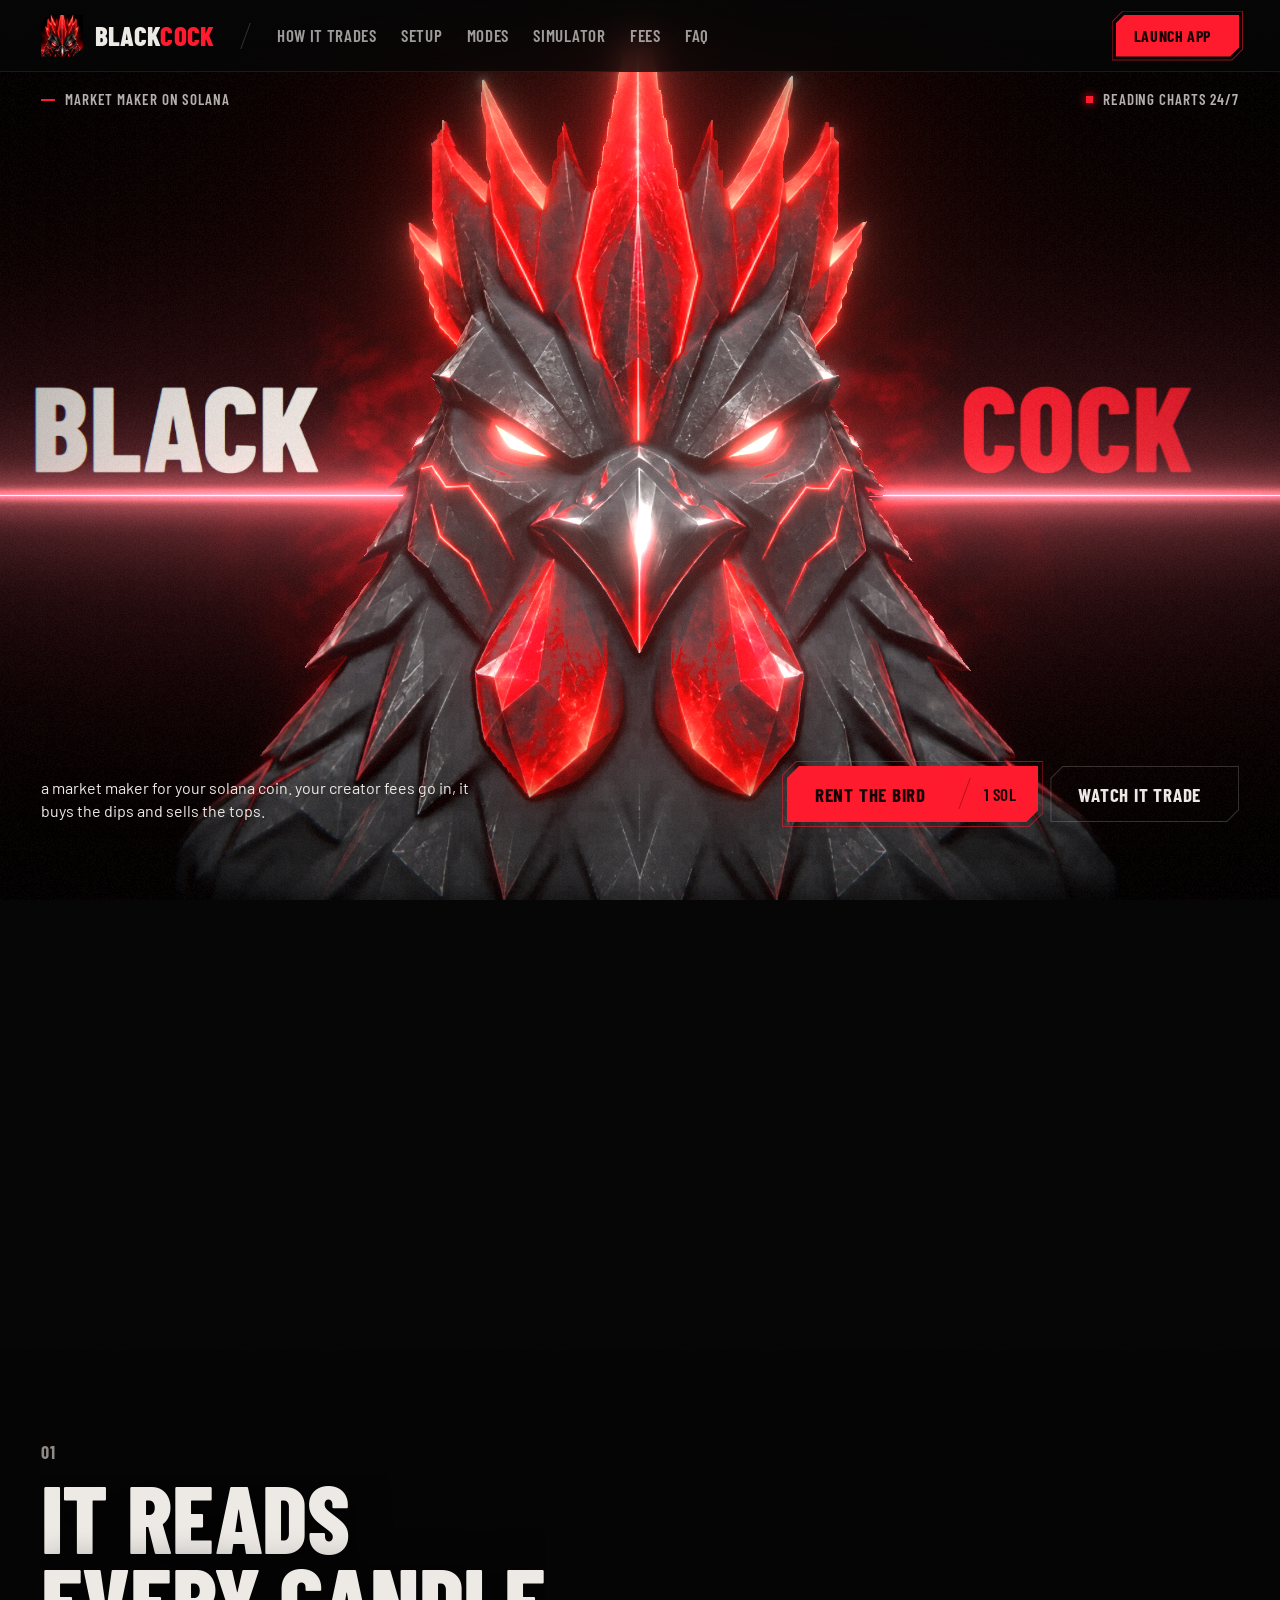
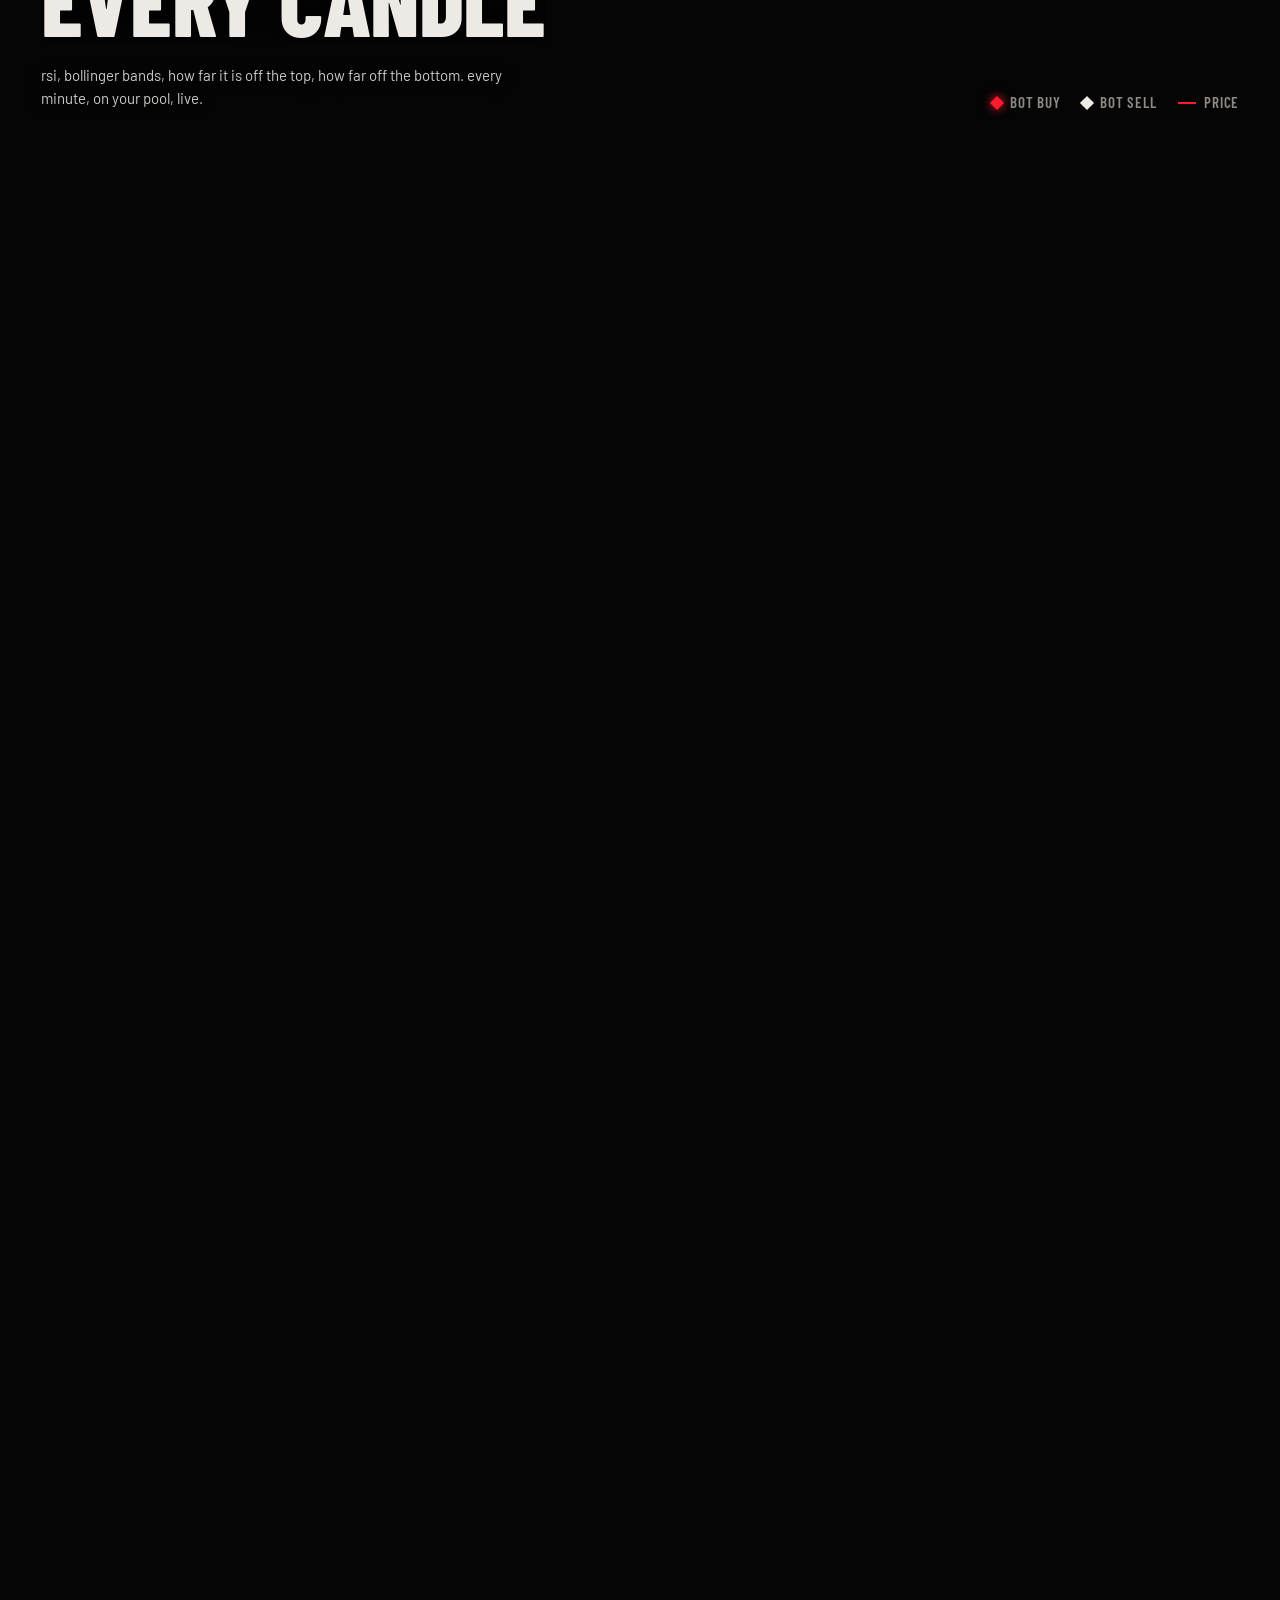
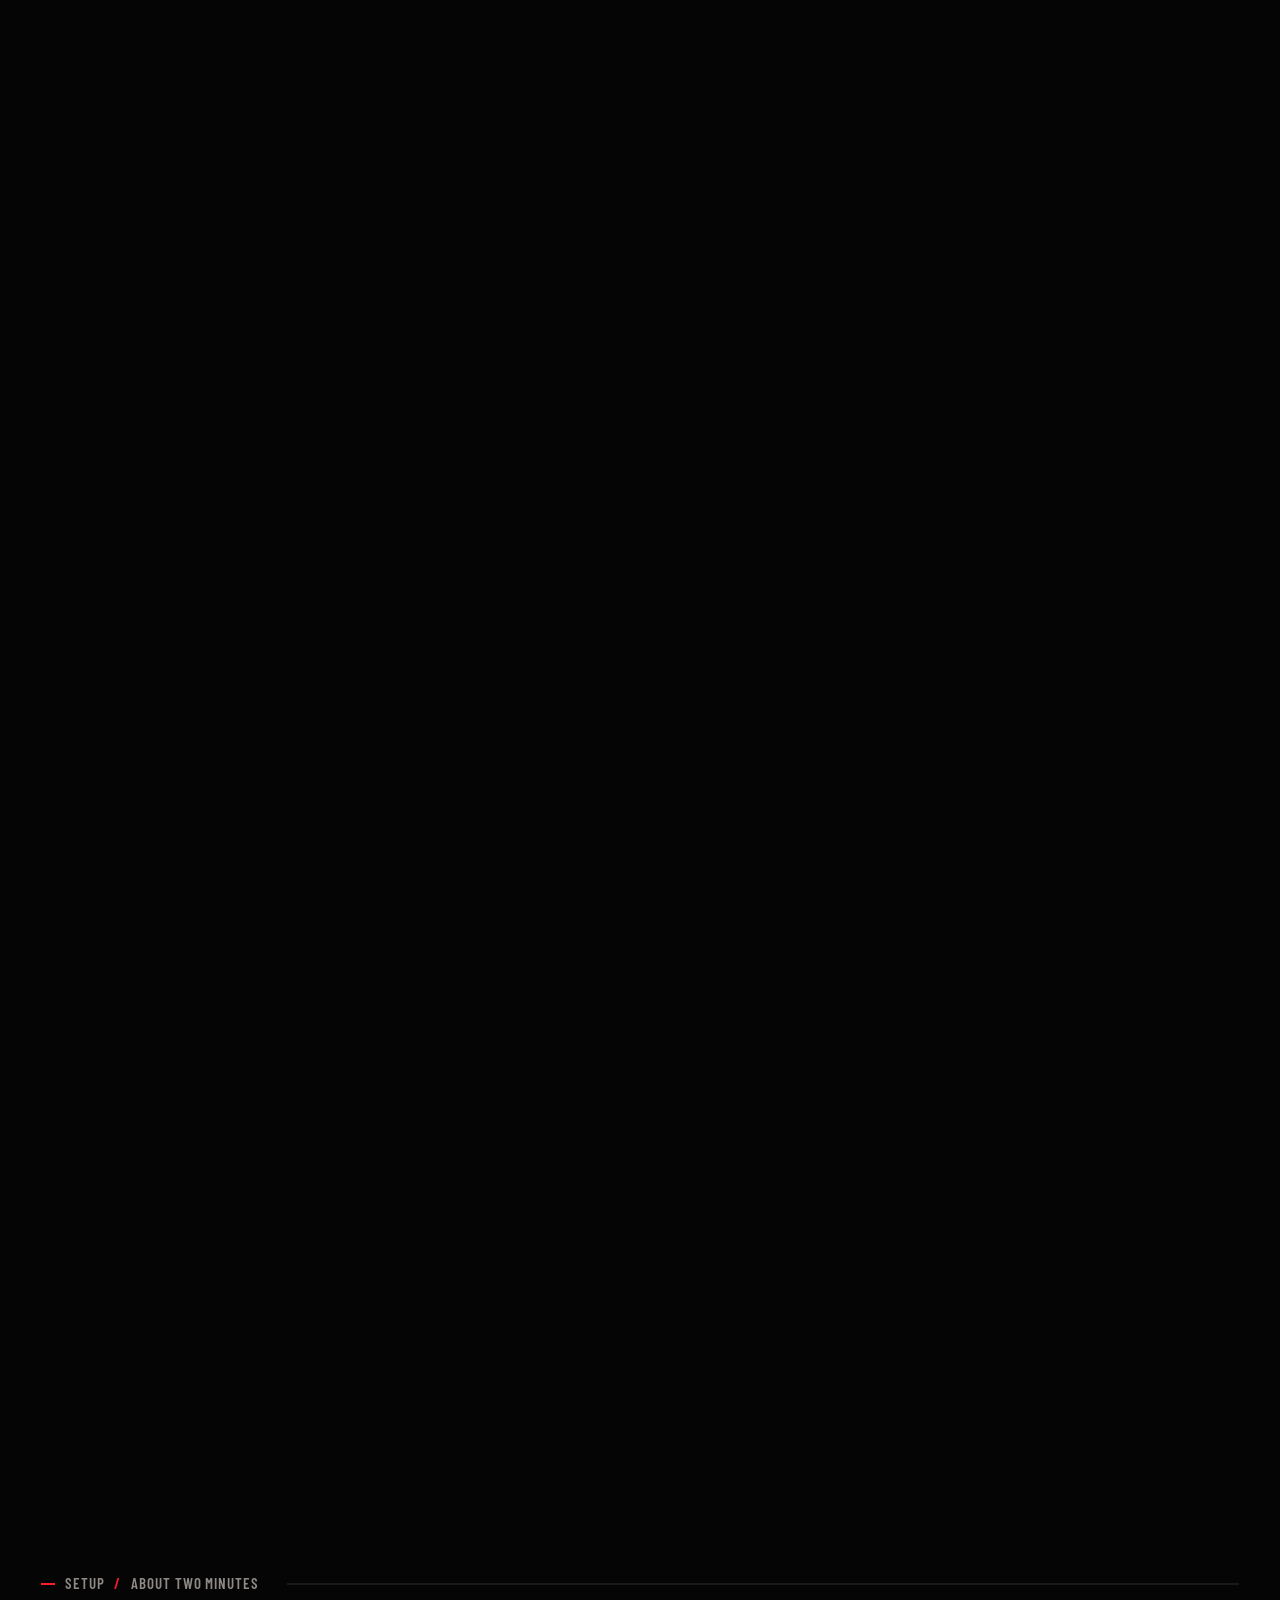
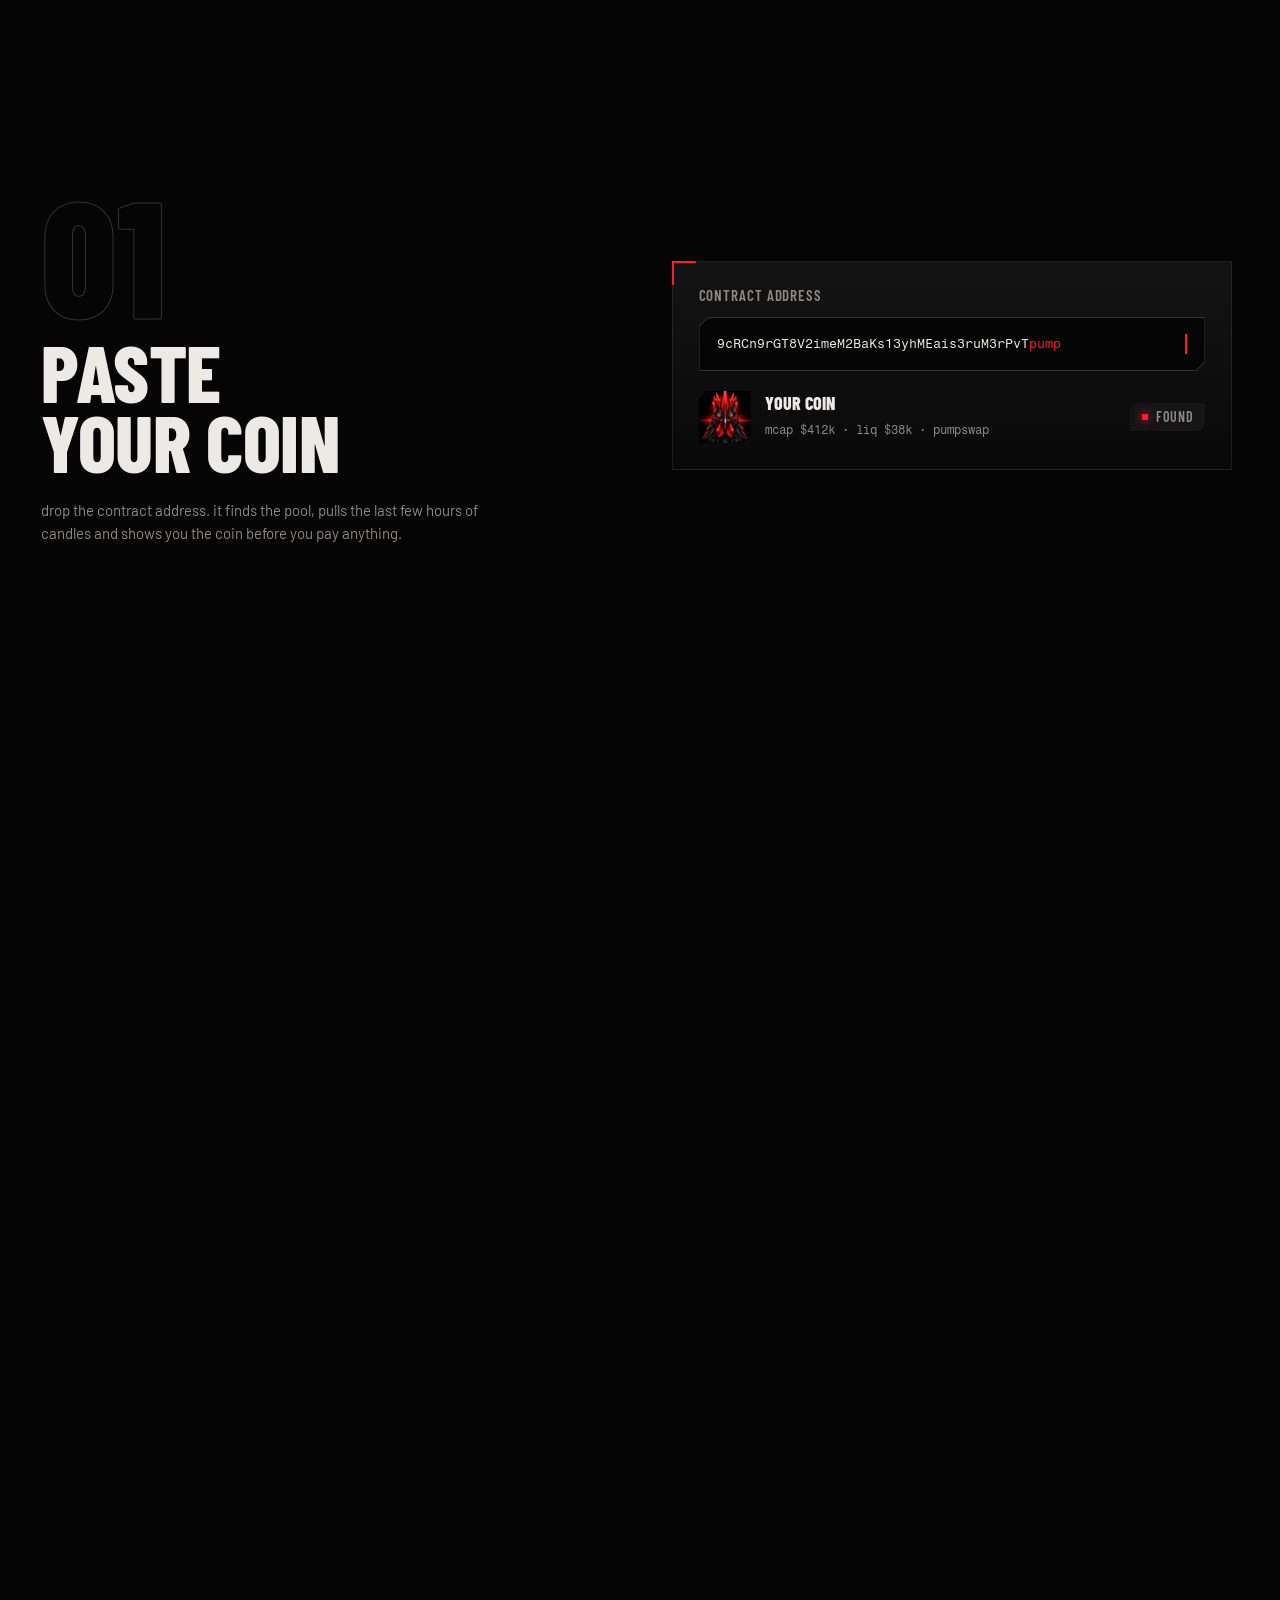
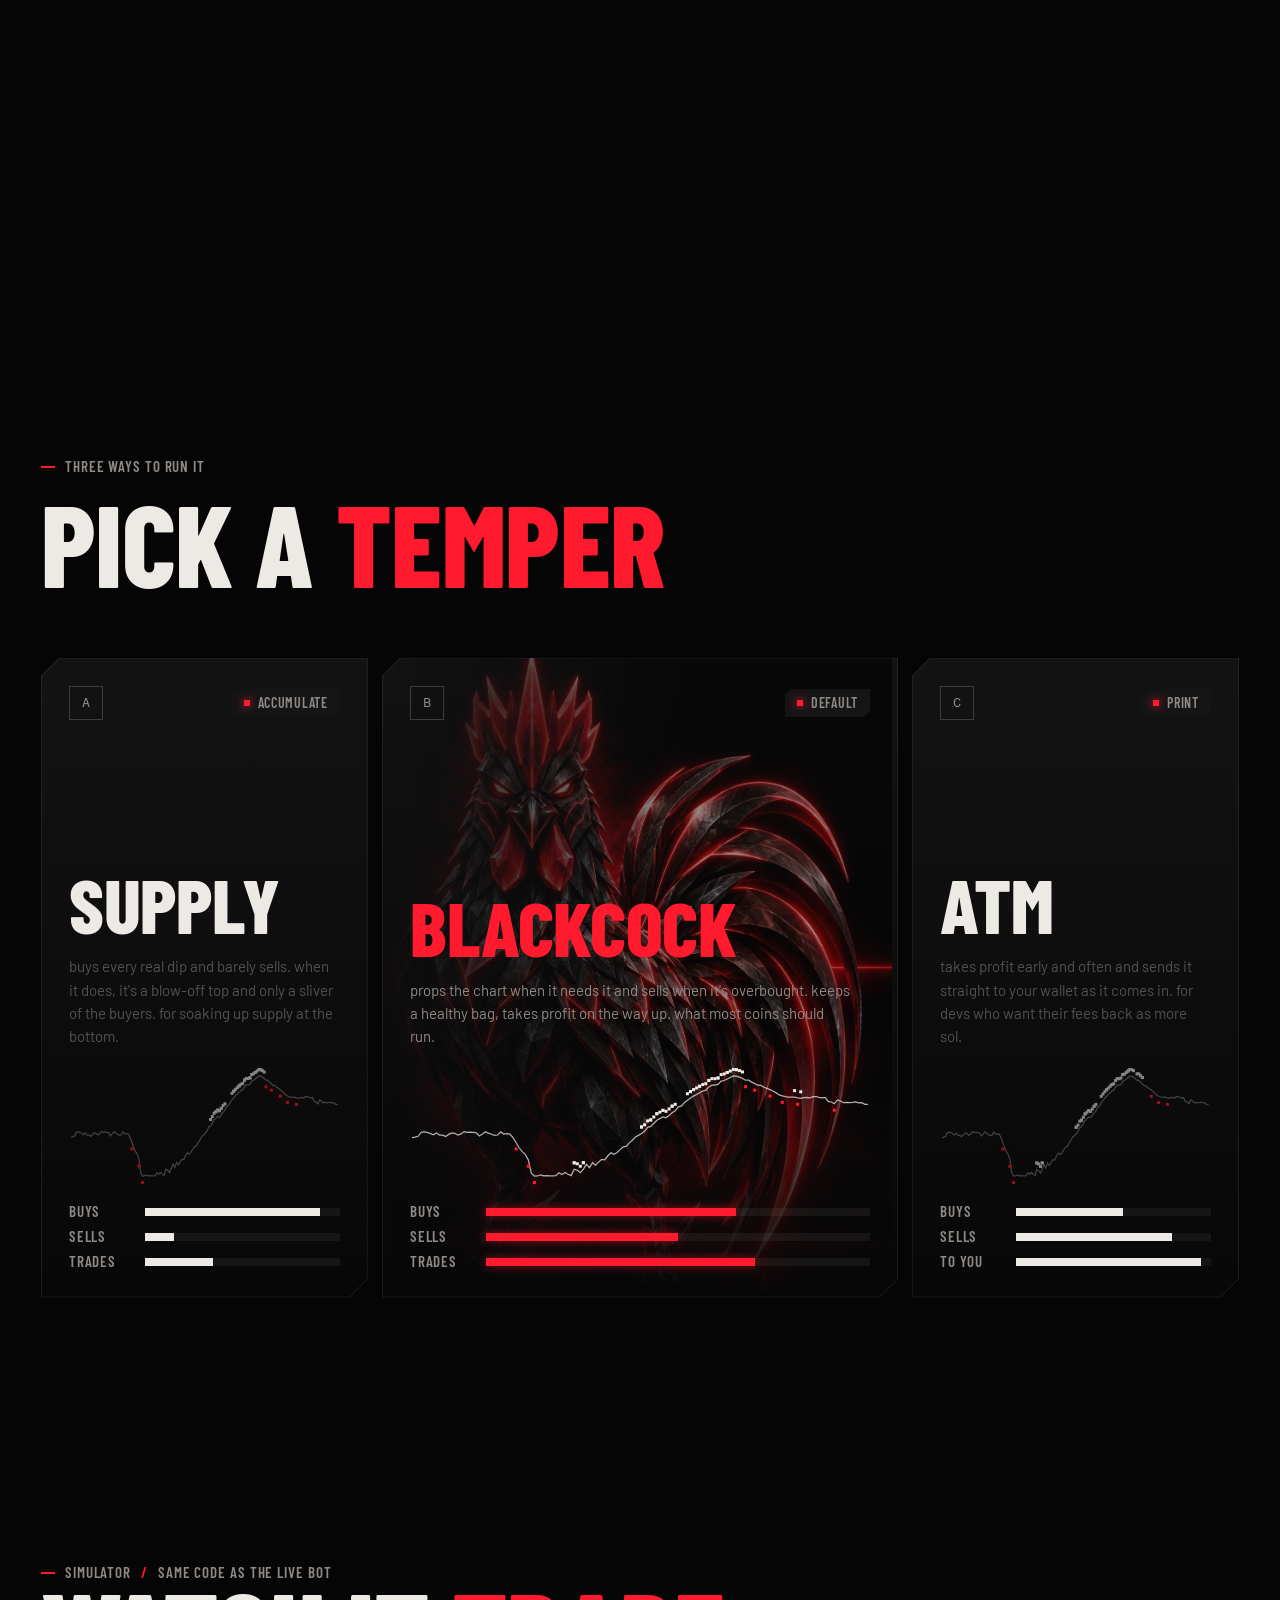
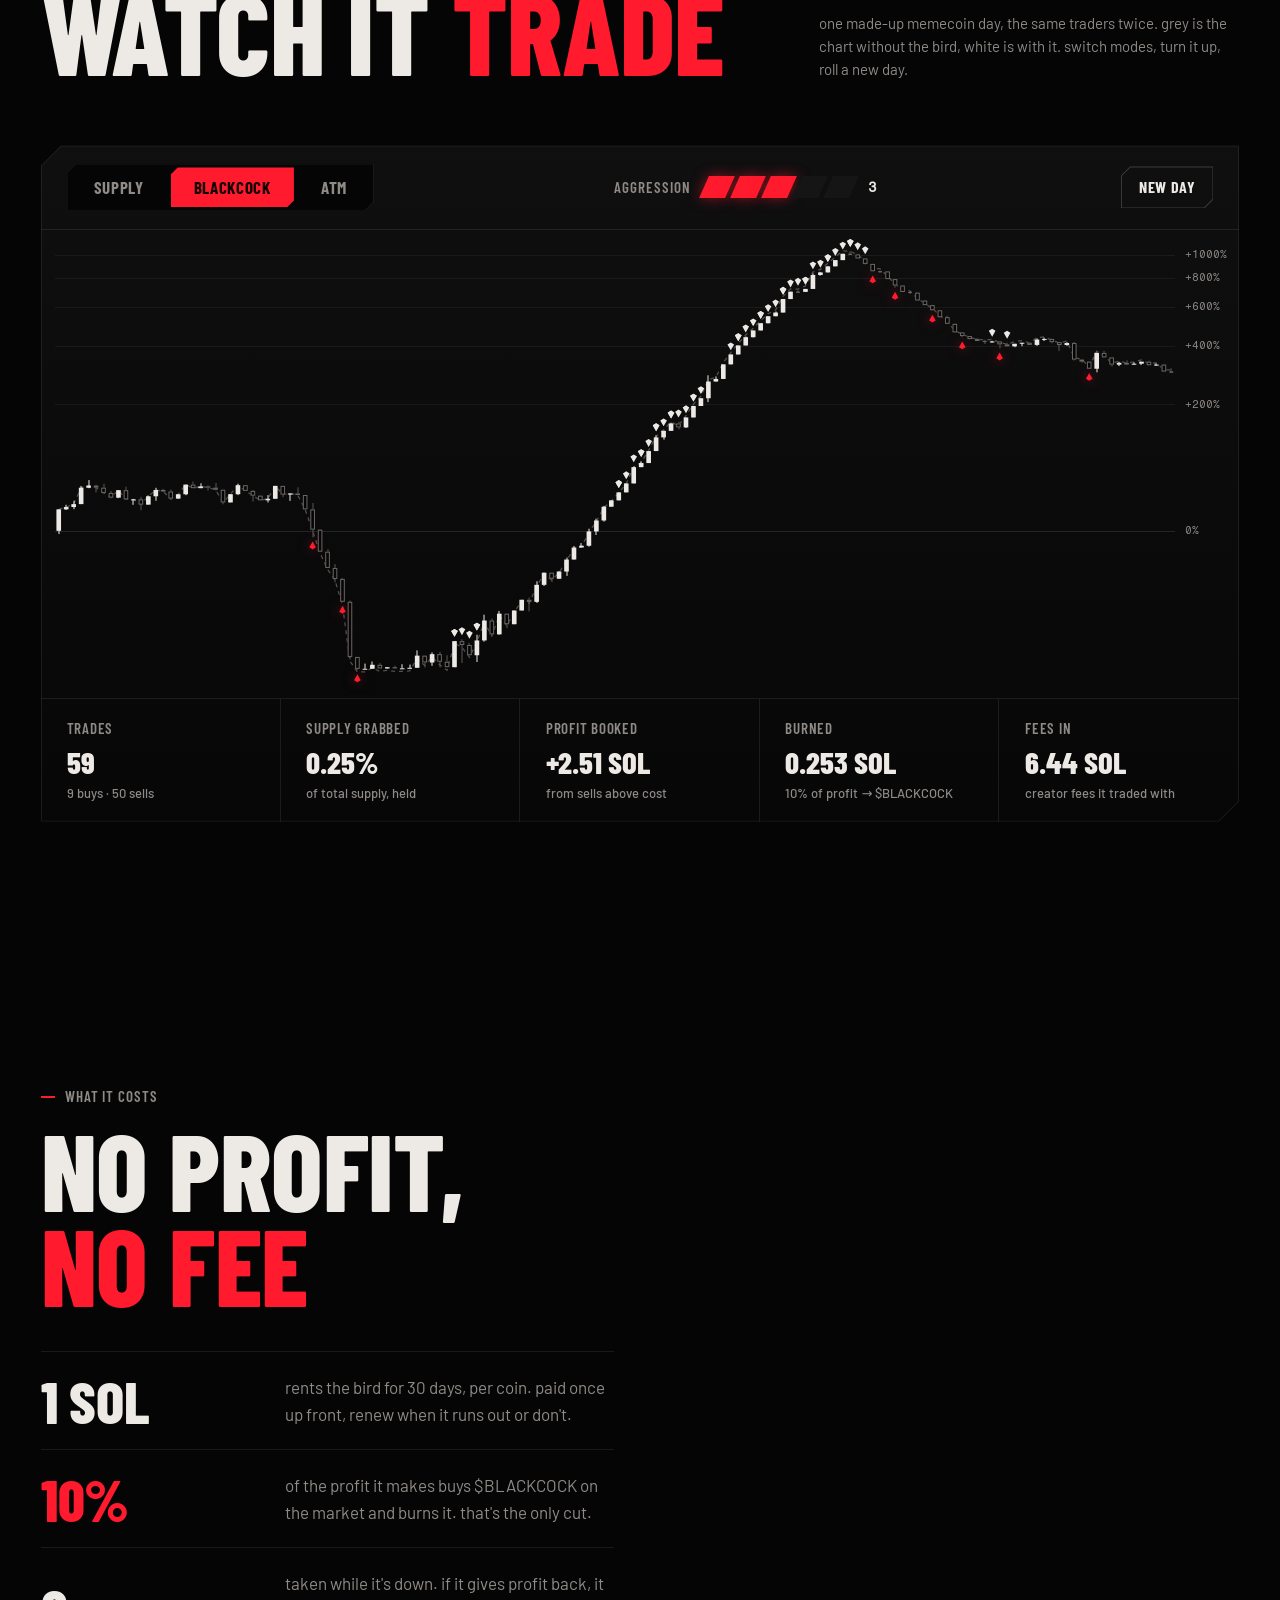
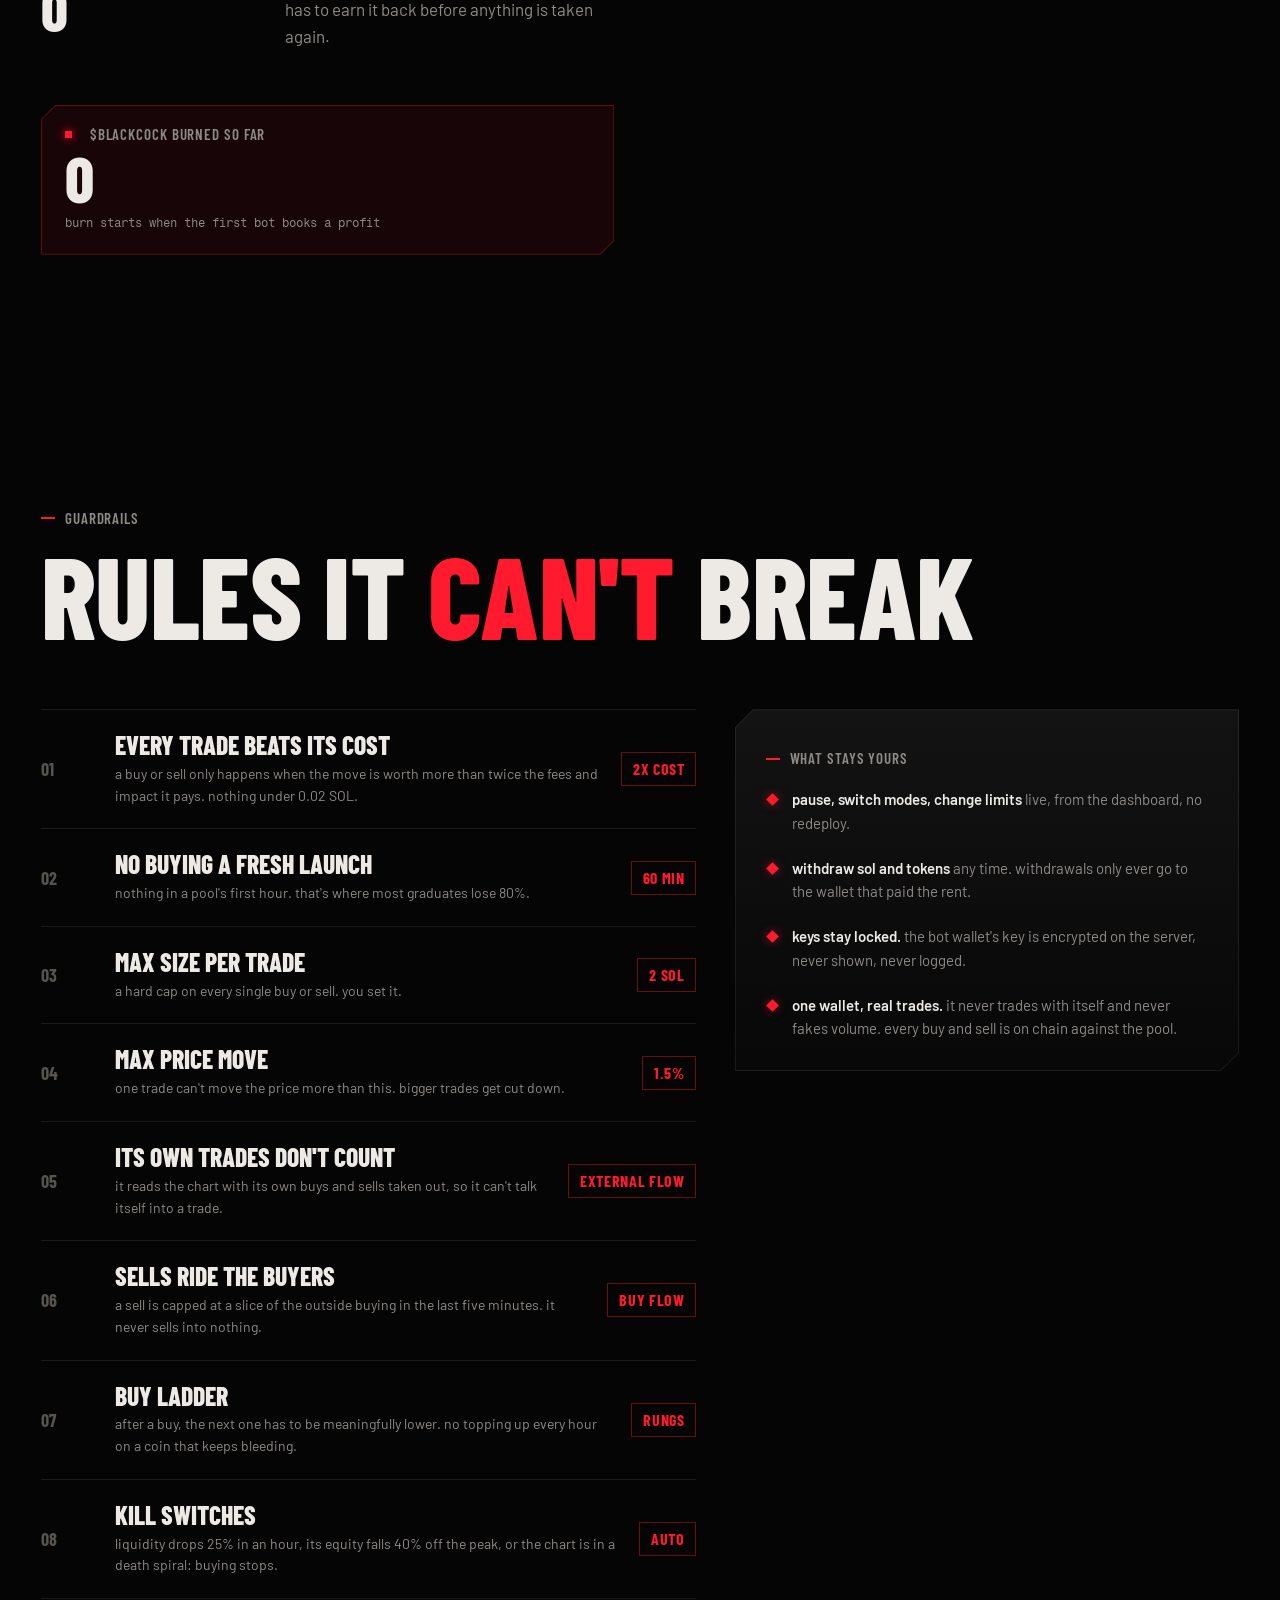
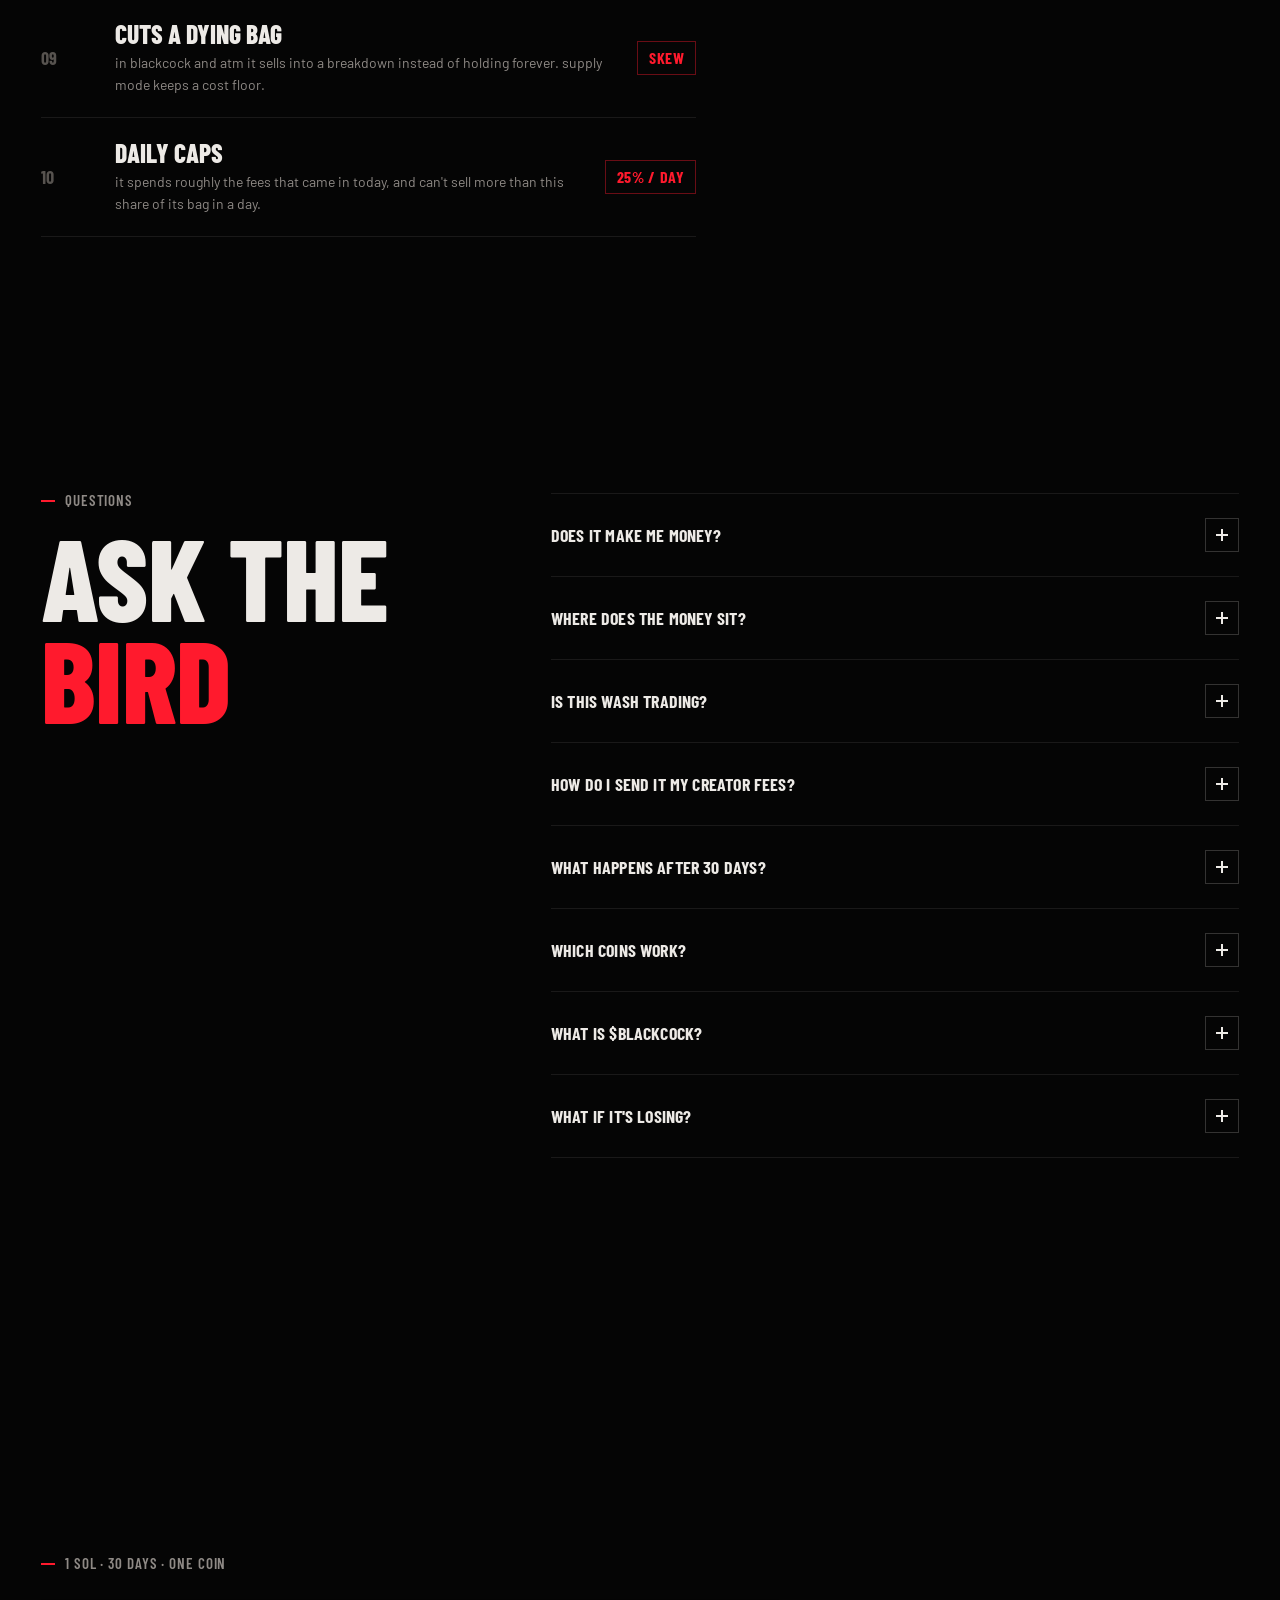
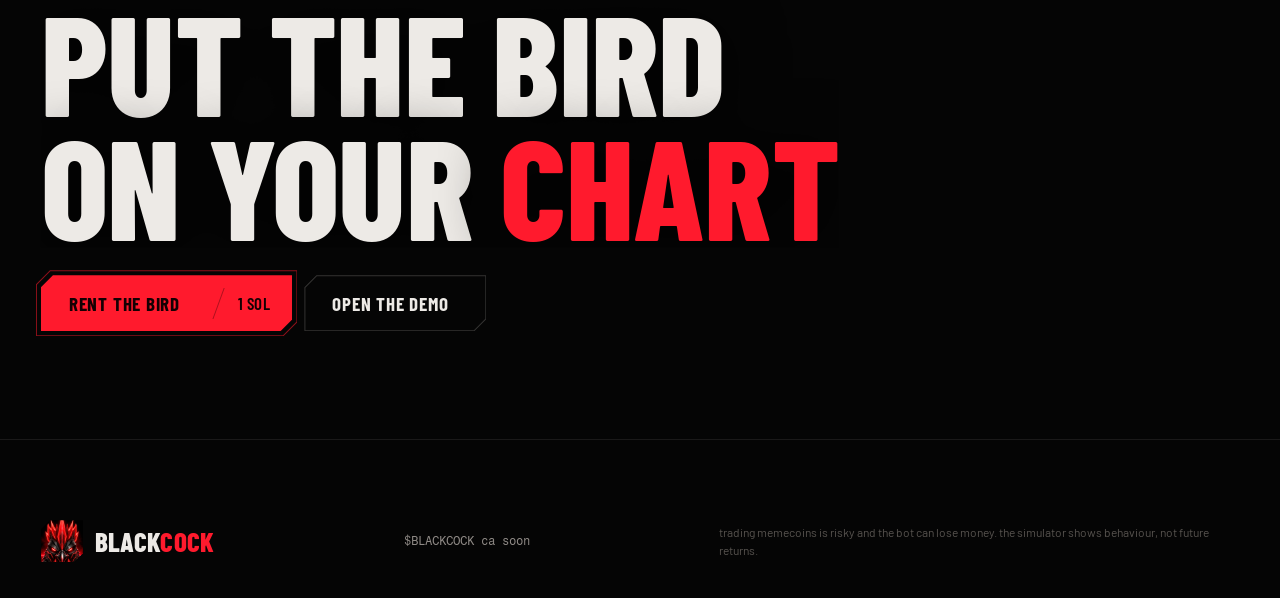
<file: index.html>
<!doctype html>
<html lang="en">
<head>
  <meta charset="utf-8" />
  <meta name="viewport" content="width=device-width, initial-scale=1, viewport-fit=cover" />
  <title>BLACKCOCK · market maker for solana coins</title>
  <meta name="description" content="rent a market maker for your solana coin. your creator fees go in, it buys the dips and sells the tops. 1 sol per coin, 10% of profit burns $BLACKCOCK." />
  <meta name="theme-color" content="#050505" />
  <link rel="icon" href="./art/mark-64.png" />
  <link rel="apple-touch-icon" href="./art/icon-180.png" />
  <meta property="og:title" content="BLACKCOCK" />
  <meta property="og:description" content="market maker for your solana coin. buys the dips, sells the tops." />
  <meta property="og:image" content="https://alnasarmasarhtml.github.io/blackcock/art/og.jpg" />
  <meta name="twitter:image" content="https://alnasarmasarhtml.github.io/blackcock/art/og.jpg" />
  <meta name="twitter:card" content="summary_large_image" />
  <script type="module" crossorigin src="./assets/index-IncmkyKY.js"></script>
  <link rel="modulepreload" crossorigin href="./assets/config-DjUNr4bY.js">
  <link rel="stylesheet" crossorigin href="./assets/config-hJORx516.css">
</head>
<body>
  <!-- loader: a laser line draws, the eyes light, the page opens -->
  <div class="loader" id="loader">
    <div class="loader__line"><i id="loaderBar"></i></div>
    <div class="loader__meta"><span class="eyebrow">waking the bird</span><span class="mono" id="loaderNum">00</span></div>
  </div>

  <canvas id="gl" class="gl" aria-hidden="true"></canvas>
  <div class="laser-wipe" id="wipe" aria-hidden="true"><i></i></div>
  <div class="grain" aria-hidden="true"></div>

  <header class="top" id="top">
    <a class="brand" href="#hero"><img src="./art/mark-128.png" alt="" /><b>BLACK<em>COCK</em></b></a>
    <span class="top__div" aria-hidden="true"></span>
    <nav class="nav" id="nav">
      <a href="#chart">How it trades</a>
      <a href="#steps">Setup</a>
      <a href="#modes">Modes</a>
      <a href="#sim">Simulator</a>
      <a href="#fees">Fees</a>
      <a href="#faq">FAQ</a>
    </nav>
    <div class="top__right">
      <span class="live"><span class="dot-live"></span><b id="liveBots">0</b> birds live</span>
      <a class="ico" data-link="x" href="#" aria-label="X"><svg viewBox="0 0 24 24" fill="currentColor"><path d="M17.8 3h3.1l-6.8 7.7L22 21h-6.2l-4.9-6.3L5.3 21H2.2l7.2-8.3L1.8 3h6.4l4.4 5.8L17.8 3Zm-1.1 16.2h1.7L7.4 4.7H5.6l11.1 14.5Z"/></svg></a>
      <a class="ico" data-link="tg" href="#" aria-label="Telegram"><svg viewBox="0 0 24 24" fill="currentColor"><path d="M21.9 4.3 18.7 19.5c-.2 1-.9 1.3-1.7.8l-4.8-3.5-2.3 2.2c-.3.3-.5.5-1 .5l.3-4.9 8.9-8c.4-.3-.1-.5-.6-.2l-11 6.9-4.7-1.5c-1-.3-1-1 .2-1.5L20.6 3c.9-.3 1.6.2 1.3 1.3Z"/></svg></a>
      <a class="btn btn--laser btn--sm" href="./app.html"><span>Launch app <b class="arr"><svg viewBox="0 0 16 16" fill="none" stroke="currentColor" stroke-width="2.2"><path d="M2 8h11M8.5 3.5 13 8l-4.5 4.5"/></svg></b></span></a>
      <button class="burger" id="burger" aria-label="menu"><i></i><i></i><i></i></button>
    </div>
  </header>
  <nav class="menu" id="menu" aria-label="menu">
    <a href="#chart"><span>01</span>How it trades</a>
    <a href="#steps"><span>02</span>Setup</a>
    <a href="#modes"><span>03</span>Modes</a>
    <a href="#sim"><span>04</span>Simulator</a>
    <a href="#fees"><span>05</span>Fees</a>
    <a href="#faq"><span>06</span>FAQ</a>
  </nav>

  <main>
    <!-- 01 HERO -->
    <section class="hero" id="hero" data-scene="hero">
      <div class="hero__hud wrap">
        <span class="eyebrow">market maker on solana</span>
        <span class="eyebrow bare hide-sm"><span class="dot-live"></span>reading charts 24/7</span>
      </div>
      <h1 class="sr">BLACKCOCK</h1>
      <div class="hero__foot wrap">
        <p class="hero__lead">a market maker for your solana coin. your creator fees go in, it buys the dips and sells the tops.</p>
        <div class="hero__cta">
          <a class="btn btn--laser" href="./app.html"><span>Rent the bird <b class="arr"><svg viewBox="0 0 16 16" fill="none" stroke="currentColor" stroke-width="2.2"><path d="M2 8h11M8.5 3.5 13 8l-4.5 4.5"/></svg></b></span><i>1 SOL</i></a>
          <a class="btn btn--ghost" href="#sim"><span>Watch it trade <b class="arr"><svg viewBox="0 0 16 16" fill="none" stroke="currentColor" stroke-width="2.2"><path d="M2 8h11M8.5 3.5 13 8l-4.5 4.5"/></svg></b></span></a>
        </div>
      </div>
      <div class="ticker" aria-label="live stats">
        <div class="ticker__track" id="ticker"></div>
      </div>
    </section>

    <!-- 02 THE CHART: camera flies along the laser -->
    <section class="chart" id="chart" data-scene="chart">
      <div class="chart__pin">
        <div class="chart__head wrap">
          <span class="eyebrow">how it trades</span>
          <div class="chart__count mono"><span id="chartStep">01</span> / 03</div>
        </div>
        <div class="chart__cards wrap">
          <article class="beat" data-beat="0">
            <span class="beat__no display">01</span>
            <h2 class="display">it reads<br />every candle</h2>
            <p>rsi, bollinger bands, how far it is off the top, how far off the bottom. every minute, on your pool, live.</p>
          </article>
          <article class="beat" data-beat="1">
            <span class="beat__no display red">02</span>
            <h2 class="display">red means<br /><span class="red">it bought</span></h2>
            <p>when the chart bleeds it buys with the sol your fees sent it. bigger dip, bigger bite, capped so one buy never moves the price more than you allow.</p>
          </article>
          <article class="beat" data-beat="2">
            <span class="beat__no display">03</span>
            <h2 class="display">white means<br />it sold</h2>
            <p>only when it's overbought, only above what it paid, and never more than a slice of the buyers already coming in. your chart doesn't eat a dump.</p>
          </article>
        </div>
        <div class="chart__legend wrap">
          <span><i class="lg lg--buy"></i>bot buy</span>
          <span><i class="lg lg--sell"></i>bot sell</span>
          <span><i class="lg lg--line"></i>price</span>
        </div>
      </div>
    </section>

    <!-- 03 SETUP: four horizontal slides -->
    <section class="steps" id="steps" data-scene="steps">
      <div class="steps__pin">
        <div class="steps__head wrap">
          <span class="eyebrow">setup <b>/</b> about two minutes</span>
          <div class="steps__bar"><i id="stepsBar"></i></div>
        </div>
        <div class="steps__track" id="stepsTrack">
          <article class="slide">
            <div class="slide__txt">
              <span class="slide__no">01</span>
              <h3 class="display">paste<br />your coin</h3>
              <p>drop the contract address. it finds the pool, pulls the last few hours of candles and shows you the coin before you pay anything.</p>
            </div>
            <div class="slide__ui">
              <div class="mock">
                <label class="eyebrow">contract address</label>
                <div class="mock__input facet"><span class="mono">9cRCn9rGT8V2imeM2BaKs13yhMEais3ruM3rPvT<span class="red">pump</span></span><i class="caret"></i></div>
                <div class="mock__coin">
                  <div class="mock__pfp facet"></div>
                  <div><b>YOUR COIN</b><span class="mono">mcap $412k · liq $38k · pumpswap</span></div>
                  <span class="tag">found</span>
                </div>
              </div>
            </div>
          </article>
          <article class="slide">
            <div class="slide__txt">
              <span class="slide__no">02</span>
              <h3 class="display">pay 1 sol,<br />get a wallet</h3>
              <p>1 sol rents the bird for 30 days on that coin. it makes a fresh wallet just for this bot. you sign one transaction, that's the whole checkout.</p>
            </div>
            <div class="slide__ui">
              <div class="mock">
                <label class="eyebrow">bot wallet</label>
                <div class="mock__input facet"><span class="mono">BcK7…r9Qm</span><span class="mock__copy mono">copy</span></div>
                <div class="mock__rows mono">
                  <div><span>rent</span><span>1.000 SOL</span></div>
                  <div><span>runs until</span><span id="mockUntil">+30 days</span></div>
                  <div><span>withdraws go to</span><span>your wallet only</span></div>
                </div>
              </div>
            </div>
          </article>
          <article class="slide">
            <div class="slide__txt">
              <span class="slide__no">03</span>
              <h3 class="display">send it<br /><span class="red">your fees</span></h3>
              <p>on pump.fun, set the bot wallet as the receiver of your creator fees. anywhere else, send sol to the bot wallet whenever you want. everything that lands there is ammo.</p>
            </div>
            <div class="slide__ui">
              <div class="mock mock--flow">
                <div class="flow__node facet"><span class="eyebrow">creator fees</span><b class="mono">+0.84 SOL</b></div>
                <div class="flow__beam"><i></i></div>
                <div class="flow__node flow__node--bot facet"><span class="eyebrow">bot wallet</span><b class="mono">4.12 SOL</b></div>
              </div>
            </div>
          </article>
          <article class="slide">
            <div class="slide__txt">
              <span class="slide__no">04</span>
              <h3 class="display">pick a mode,<br />hit start</h3>
              <p>supply, atm or blackcock, and how often it trades from 1 to 5. change it live, pause it, pull your sol and tokens out whenever you want.</p>
            </div>
            <div class="slide__ui">
              <div class="mock">
                <label class="eyebrow">mode</label>
                <div class="mock__modes">
                  <span class="facet">supply</span><span class="facet">atm</span><span class="facet is-on">blackcock</span>
                </div>
                <label class="eyebrow">aggression</label>
                <div class="mock__aggr"><i class="on"></i><i class="on"></i><i class="on"></i><i></i><i></i></div>
                <div class="mock__start facet"><span class="dot-live"></span> running · last: bought 0.31 SOL at the dip</div>
              </div>
            </div>
          </article>
        </div>
      </div>
    </section>

    <!-- 04 MODES -->
    <section class="modes" id="modes" data-scene="modes">
      <div class="wrap">
        <div class="sec-head">
          <span class="eyebrow">three ways to run it</span>
          <h2 class="display">pick a <span class="red">temper</span></h2>
        </div>
        <div class="modes__grid" id="modesGrid">
          <article class="mode facet" data-mode="supply">
            <div class="mode__top"><span class="mode__idx mono">A</span><span class="tag">accumulate</span></div>
            <h3 class="display">supply</h3>
            <p>buys every real dip and barely sells. when it does, it's a blow-off top and only a sliver of the buyers. for soaking up supply at the bottom.</p>
            <canvas class="mode__chart"></canvas>
            <dl class="meters">
              <div><dt>buys</dt><dd><i style="--v:.9"></i></dd></div>
              <div><dt>sells</dt><dd><i style="--v:.15"></i></dd></div>
              <div><dt>trades</dt><dd><i style="--v:.35"></i></dd></div>
            </dl>
          </article>
          <article class="mode mode--hero facet is-open" data-mode="blackcock">
            <div class="mode__bird" aria-hidden="true"></div>
            <div class="mode__top"><span class="mode__idx mono">B</span><span class="tag">default</span></div>
            <h3 class="display red">blackcock</h3>
            <p>props the chart when it needs it and sells when it's overbought. keeps a healthy bag, takes profit on the way up. what most coins should run.</p>
            <canvas class="mode__chart"></canvas>
            <dl class="meters">
              <div><dt>buys</dt><dd><i style="--v:.65"></i></dd></div>
              <div><dt>sells</dt><dd><i style="--v:.5"></i></dd></div>
              <div><dt>trades</dt><dd><i style="--v:.7"></i></dd></div>
            </dl>
          </article>
          <article class="mode facet" data-mode="atm">
            <div class="mode__top"><span class="mode__idx mono">C</span><span class="tag">print</span></div>
            <h3 class="display">atm</h3>
            <p>takes profit early and often and sends it straight to your wallet as it comes in. for devs who want their fees back as more sol.</p>
            <canvas class="mode__chart"></canvas>
            <dl class="meters">
              <div><dt>buys</dt><dd><i style="--v:.55"></i></dd></div>
              <div><dt>sells</dt><dd><i style="--v:.8"></i></dd></div>
              <div><dt>to you</dt><dd><i style="--v:.95"></i></dd></div>
            </dl>
          </article>
        </div>
      </div>
    </section>

    <!-- 05 SIMULATOR -->
    <section class="sim" id="sim" data-scene="sim">
      <div class="wrap">
        <div class="sec-head sec-head--row">
          <div>
            <span class="eyebrow">simulator <b>/</b> same code as the live bot</span>
            <h2 class="display">watch it <span class="red">trade</span></h2>
          </div>
          <p class="sec-head__note">one made-up memecoin day, the same traders twice. grey is the chart without the bird, white is with it. switch modes, turn it up, roll a new day.</p>
        </div>
        <div class="simbox facet">
          <div class="simbox__bar">
            <div class="seg" id="simMode" role="tablist">
              <button data-v="supply">supply</button>
              <button data-v="blackcock" class="is-on">blackcock</button>
              <button data-v="atm">atm</button>
            </div>
            <div class="aggr" id="simAggr" aria-label="aggression">
              <span class="eyebrow">aggression</span>
              <div class="aggr__steps"><button data-v="1"></button><button data-v="2"></button><button data-v="3" class="is-on"></button><button data-v="4"></button><button data-v="5"></button></div>
              <b class="mono" id="simAggrV">3</b>
            </div>
            <button class="btn btn--ghost btn--sm" id="simRoll"><span>new day</span></button>
          </div>
          <div class="simbox__chart">
            <canvas id="simCanvas"></canvas>
            <div class="simbox__tip mono" id="simTip"></div>
          </div>
          <div class="simbox__stats" id="simStats"></div>
        </div>
      </div>
    </section>

    <!-- 06 FEES + BURN -->
    <section class="fees" id="fees" data-scene="fees">
      <div class="wrap fees__grid">
        <div class="fees__copy">
          <span class="eyebrow">what it costs</span>
          <h2 class="display">no profit,<br /><span class="red">no fee</span></h2>
          <div class="fees__rows">
            <div class="fee"><b class="display">1 SOL</b><p>rents the bird for 30 days, per coin. paid once up front, renew when it runs out or don't.</p></div>
            <div class="fee"><b class="display red">10%</b><p>of the profit it makes buys $BLACKCOCK on the market and burns it. that's the only cut.</p></div>
            <div class="fee"><b class="display">0</b><p>taken while it's down. if it gives profit back, it has to earn it back before anything is taken again.</p></div>
          </div>
          <div class="burn facet">
            <span class="eyebrow"><span class="dot-live"></span>&nbsp; $BLACKCOCK burned so far</span>
            <b class="display" id="burnCount">0</b>
            <span class="mono burn__sub" id="burnSub">burn starts when the first bot books a profit</span>
          </div>
        </div>
        <div class="fees__bird" aria-hidden="true"></div>
      </div>
    </section>

    <!-- 07 SAFETY -->
    <section class="safety" id="safety" data-scene="safety">
      <div class="wrap">
        <div class="sec-head">
          <span class="eyebrow">guardrails</span>
          <h2 class="display">rules it <span class="red">can't</span> break</h2>
        </div>
        <div class="safety__grid">
          <ol class="rules" id="rules"></ol>
          <div class="yours facet">
            <span class="eyebrow">what stays yours</span>
            <ul>
              <li><b>pause, switch modes, change limits</b> live, from the dashboard, no redeploy.</li>
              <li><b>withdraw sol and tokens</b> any time. withdrawals only ever go to the wallet that paid the rent.</li>
              <li><b>keys stay locked.</b> the bot wallet's key is encrypted on the server, never shown, never logged.</li>
              <li><b>one wallet, real trades.</b> it never trades with itself and never fakes volume. every buy and sell is on chain against the pool.</li>
            </ul>
          </div>
        </div>
      </div>
    </section>

    <!-- 08 FAQ -->
    <section class="faq" id="faq" data-scene="faq">
      <div class="wrap faq__grid">
        <div class="sec-head">
          <span class="eyebrow">questions</span>
          <h2 class="display">ask the<br /><span class="red">bird</span></h2>
        </div>
        <div class="faq__list" id="faqList"></div>
      </div>
    </section>

    <!-- 09 END -->
    <section class="end" id="end" data-scene="end">
      <div class="end__inner wrap">
        <span class="eyebrow">1 sol · 30 days · one coin</span>
        <h2 class="display end__title">put the bird<br />on your <span class="red">chart</span></h2>
        <div class="hero__cta">
          <a class="btn btn--laser" href="./app.html"><span>Rent the bird <b class="arr"><svg viewBox="0 0 16 16" fill="none" stroke="currentColor" stroke-width="2.2"><path d="M2 8h11M8.5 3.5 13 8l-4.5 4.5"/></svg></b></span><i>1 SOL</i></a>
          <a class="btn btn--ghost" href="./app.html?demo=1"><span>Open the demo <b class="arr"><svg viewBox="0 0 16 16" fill="none" stroke="currentColor" stroke-width="2.2"><path d="M2 8h11M8.5 3.5 13 8l-4.5 4.5"/></svg></b></span></a>
        </div>
      </div>
      <footer class="foot wrap">
        <a class="brand" href="#hero"><img src="./art/mark-128.png" alt="" /><b>BLACK<em>COCK</em></b></a>
        <span class="mono foot__ca">$BLACKCOCK <span id="caText">ca soon</span></span>
        <span class="foot__legal">trading memecoins is risky and the bot can lose money. the simulator shows behaviour, not future returns.</span>
      </footer>
    </section>
  </main>

</body>
</html>
</file>
<file: assets/config-hJORx516.css>
@font-face{font-family:Barlow Condensed;font-style:normal;font-display:swap;font-weight:500;src:url(./barlow-condensed-vietnamese-500-normal-DjeaNLFD.woff2)format("woff2"),url(./barlow-condensed-vietnamese-500-normal-CsrJDWc5.woff)format("woff");unicode-range:U+102-103,U+110-111,U+128-129,U+168-169,U+1A0-1A1,U+1AF-1B0,U+300-301,U+303-304,U+308-309,U+323,U+329,U+1EA0-1EF9,U+20AB}@font-face{font-family:Barlow Condensed;font-style:normal;font-display:swap;font-weight:500;src:url(./barlow-condensed-latin-ext-500-normal-yA5ONLQ9.woff2)format("woff2"),url(./barlow-condensed-latin-ext-500-normal-B1RE8WP7.woff)format("woff");unicode-range:U+100-2BA,U+2BD-2C5,U+2C7-2CC,U+2CE-2D7,U+2DD-2FF,U+304,U+308,U+329,U+1D00-1DBF,U+1E00-1E9F,U+1EF2-1EFF,U+2020,U+20A0-20AB,U+20AD-20C0,U+2113,U+2C60-2C7F,U+A720-A7FF}@font-face{font-family:Barlow Condensed;font-style:normal;font-display:swap;font-weight:500;src:url(./barlow-condensed-latin-500-normal-BgYH2mbd.woff2)format("woff2"),url(./barlow-condensed-latin-500-normal-HIEiP5Ov.woff)format("woff");unicode-range:U+??,U+131,U+152-153,U+2BB-2BC,U+2C6,U+2DA,U+2DC,U+304,U+308,U+329,U+2000-206F,U+20AC,U+2122,U+2191,U+2193,U+2212,U+2215,U+FEFF,U+FFFD}@font-face{font-family:Barlow Condensed;font-style:normal;font-display:swap;font-weight:600;src:url(./barlow-condensed-vietnamese-600-normal-A5AYRdjN.woff2)format("woff2"),url(./barlow-condensed-vietnamese-600-normal-CNlPk46_.woff)format("woff");unicode-range:U+102-103,U+110-111,U+128-129,U+168-169,U+1A0-1A1,U+1AF-1B0,U+300-301,U+303-304,U+308-309,U+323,U+329,U+1EA0-1EF9,U+20AB}@font-face{font-family:Barlow Condensed;font-style:normal;font-display:swap;font-weight:600;src:url(./barlow-condensed-latin-ext-600-normal-18ESti3H.woff2)format("woff2"),url(./barlow-condensed-latin-ext-600-normal-Clv9cIcR.woff)format("woff");unicode-range:U+100-2BA,U+2BD-2C5,U+2C7-2CC,U+2CE-2D7,U+2DD-2FF,U+304,U+308,U+329,U+1D00-1DBF,U+1E00-1E9F,U+1EF2-1EFF,U+2020,U+20A0-20AB,U+20AD-20C0,U+2113,U+2C60-2C7F,U+A720-A7FF}@font-face{font-family:Barlow Condensed;font-style:normal;font-display:swap;font-weight:600;src:url(./barlow-condensed-latin-600-normal-DepVgxBB.woff2)format("woff2"),url(./barlow-condensed-latin-600-normal-BFJEwTuo.woff)format("woff");unicode-range:U+??,U+131,U+152-153,U+2BB-2BC,U+2C6,U+2DA,U+2DC,U+304,U+308,U+329,U+2000-206F,U+20AC,U+2122,U+2191,U+2193,U+2212,U+2215,U+FEFF,U+FFFD}@font-face{font-family:Barlow Condensed;font-style:normal;font-display:swap;font-weight:700;src:url(./barlow-condensed-vietnamese-700-normal-DYeBwlKR.woff2)format("woff2"),url(./barlow-condensed-vietnamese-700-normal-DhIzd8Tb.woff)format("woff");unicode-range:U+102-103,U+110-111,U+128-129,U+168-169,U+1A0-1A1,U+1AF-1B0,U+300-301,U+303-304,U+308-309,U+323,U+329,U+1EA0-1EF9,U+20AB}@font-face{font-family:Barlow Condensed;font-style:normal;font-display:swap;font-weight:700;src:url(./barlow-condensed-latin-ext-700-normal-CwuXbfVR.woff2)format("woff2"),url(./barlow-condensed-latin-ext-700-normal-BIHFfxf0.woff)format("woff");unicode-range:U+100-2BA,U+2BD-2C5,U+2C7-2CC,U+2CE-2D7,U+2DD-2FF,U+304,U+308,U+329,U+1D00-1DBF,U+1E00-1E9F,U+1EF2-1EFF,U+2020,U+20A0-20AB,U+20AD-20C0,U+2113,U+2C60-2C7F,U+A720-A7FF}@font-face{font-family:Barlow Condensed;font-style:normal;font-display:swap;font-weight:700;src:url(./barlow-condensed-latin-700-normal-v1xN8_Wq.woff2)format("woff2"),url(./barlow-condensed-latin-700-normal-Dmwat-ge.woff)format("woff");unicode-range:U+??,U+131,U+152-153,U+2BB-2BC,U+2C6,U+2DA,U+2DC,U+304,U+308,U+329,U+2000-206F,U+20AC,U+2122,U+2191,U+2193,U+2212,U+2215,U+FEFF,U+FFFD}@font-face{font-family:Barlow Condensed;font-style:normal;font-display:swap;font-weight:800;src:url(./barlow-condensed-vietnamese-800-normal-CpjukuLw.woff2)format("woff2"),url(./barlow-condensed-vietnamese-800-normal-BZxKbt5V.woff)format("woff");unicode-range:U+102-103,U+110-111,U+128-129,U+168-169,U+1A0-1A1,U+1AF-1B0,U+300-301,U+303-304,U+308-309,U+323,U+329,U+1EA0-1EF9,U+20AB}@font-face{font-family:Barlow Condensed;font-style:normal;font-display:swap;font-weight:800;src:url(./barlow-condensed-latin-ext-800-normal-DGNyg4u8.woff2)format("woff2"),url(./barlow-condensed-latin-ext-800-normal-gY_0Gifi.woff)format("woff");unicode-range:U+100-2BA,U+2BD-2C5,U+2C7-2CC,U+2CE-2D7,U+2DD-2FF,U+304,U+308,U+329,U+1D00-1DBF,U+1E00-1E9F,U+1EF2-1EFF,U+2020,U+20A0-20AB,U+20AD-20C0,U+2113,U+2C60-2C7F,U+A720-A7FF}@font-face{font-family:Barlow Condensed;font-style:normal;font-display:swap;font-weight:800;src:url(./barlow-condensed-latin-800-normal-BKzMuPgK.woff2)format("woff2"),url(./barlow-condensed-latin-800-normal-e9GbPXiK.woff)format("woff");unicode-range:U+??,U+131,U+152-153,U+2BB-2BC,U+2C6,U+2DA,U+2DC,U+304,U+308,U+329,U+2000-206F,U+20AC,U+2122,U+2191,U+2193,U+2212,U+2215,U+FEFF,U+FFFD}@font-face{font-family:Barlow;font-style:normal;font-display:swap;font-weight:400;src:url(./barlow-vietnamese-400-normal-Dpl4UHAZ.woff2)format("woff2"),url(./barlow-vietnamese-400-normal-BFeobeCK.woff)format("woff");unicode-range:U+102-103,U+110-111,U+128-129,U+168-169,U+1A0-1A1,U+1AF-1B0,U+300-301,U+303-304,U+308-309,U+323,U+329,U+1EA0-1EF9,U+20AB}@font-face{font-family:Barlow;font-style:normal;font-display:swap;font-weight:400;src:url(./barlow-latin-ext-400-normal-HxX4XjxC.woff2)format("woff2"),url(./barlow-latin-ext-400-normal-CvBsJvxq.woff)format("woff");unicode-range:U+100-2BA,U+2BD-2C5,U+2C7-2CC,U+2CE-2D7,U+2DD-2FF,U+304,U+308,U+329,U+1D00-1DBF,U+1E00-1E9F,U+1EF2-1EFF,U+2020,U+20A0-20AB,U+20AD-20C0,U+2113,U+2C60-2C7F,U+A720-A7FF}@font-face{font-family:Barlow;font-style:normal;font-display:swap;font-weight:400;src:url(./barlow-latin-400-normal-qiz4-Cze.woff2)format("woff2"),url(./barlow-latin-400-normal-fsAxiSwU.woff)format("woff");unicode-range:U+??,U+131,U+152-153,U+2BB-2BC,U+2C6,U+2DA,U+2DC,U+304,U+308,U+329,U+2000-206F,U+20AC,U+2122,U+2191,U+2193,U+2212,U+2215,U+FEFF,U+FFFD}@font-face{font-family:Barlow;font-style:normal;font-display:swap;font-weight:500;src:url(./barlow-vietnamese-500-normal-zTViEIzf.woff2)format("woff2"),url(./barlow-vietnamese-500-normal-GNfB7rCE.woff)format("woff");unicode-range:U+102-103,U+110-111,U+128-129,U+168-169,U+1A0-1A1,U+1AF-1B0,U+300-301,U+303-304,U+308-309,U+323,U+329,U+1EA0-1EF9,U+20AB}@font-face{font-family:Barlow;font-style:normal;font-display:swap;font-weight:500;src:url(./barlow-latin-ext-500-normal-DOaysfXq.woff2)format("woff2"),url(./barlow-latin-ext-500-normal-CJPcKP2Q.woff)format("woff");unicode-range:U+100-2BA,U+2BD-2C5,U+2C7-2CC,U+2CE-2D7,U+2DD-2FF,U+304,U+308,U+329,U+1D00-1DBF,U+1E00-1E9F,U+1EF2-1EFF,U+2020,U+20A0-20AB,U+20AD-20C0,U+2113,U+2C60-2C7F,U+A720-A7FF}@font-face{font-family:Barlow;font-style:normal;font-display:swap;font-weight:500;src:url(./barlow-latin-500-normal-BPAOfeC8.woff2)format("woff2"),url(./barlow-latin-500-normal-C1h8hMer.woff)format("woff");unicode-range:U+??,U+131,U+152-153,U+2BB-2BC,U+2C6,U+2DA,U+2DC,U+304,U+308,U+329,U+2000-206F,U+20AC,U+2122,U+2191,U+2193,U+2212,U+2215,U+FEFF,U+FFFD}@font-face{font-family:Barlow;font-style:normal;font-display:swap;font-weight:600;src:url(./barlow-vietnamese-600-normal-DcjprdFV.woff2)format("woff2"),url(./barlow-vietnamese-600-normal-CA_GiK2e.woff)format("woff");unicode-range:U+102-103,U+110-111,U+128-129,U+168-169,U+1A0-1A1,U+1AF-1B0,U+300-301,U+303-304,U+308-309,U+323,U+329,U+1EA0-1EF9,U+20AB}@font-face{font-family:Barlow;font-style:normal;font-display:swap;font-weight:600;src:url(./barlow-latin-ext-600-normal-B8NK_A3D.woff2)format("woff2"),url(./barlow-latin-ext-600-normal-DMVRjfRT.woff)format("woff");unicode-range:U+100-2BA,U+2BD-2C5,U+2C7-2CC,U+2CE-2D7,U+2DD-2FF,U+304,U+308,U+329,U+1D00-1DBF,U+1E00-1E9F,U+1EF2-1EFF,U+2020,U+20A0-20AB,U+20AD-20C0,U+2113,U+2C60-2C7F,U+A720-A7FF}@font-face{font-family:Barlow;font-style:normal;font-display:swap;font-weight:600;src:url(./barlow-latin-600-normal-DILqtrty.woff2)format("woff2"),url(./barlow-latin-600-normal-CNwfPWQD.woff)format("woff");unicode-range:U+??,U+131,U+152-153,U+2BB-2BC,U+2C6,U+2DA,U+2DC,U+304,U+308,U+329,U+2000-206F,U+20AC,U+2122,U+2191,U+2193,U+2212,U+2215,U+FEFF,U+FFFD}@font-face{font-family:Fragment Mono;font-style:normal;font-display:swap;font-weight:400;src:url([data-uri])format("woff2"),url([data-uri])format("woff");unicode-range:U+460-52F,U+1C80-1C8A,U+20B4,U+2DE0-2DFF,U+A640-A69F,U+FE2E-FE2F}@font-face{font-family:Fragment Mono;font-style:normal;font-display:swap;font-weight:400;src:url(./fragment-mono-latin-ext-400-normal-BbKYyvR9.woff2)format("woff2"),url(./fragment-mono-latin-ext-400-normal-CT4YFKeK.woff)format("woff");unicode-range:U+100-2BA,U+2BD-2C5,U+2C7-2CC,U+2CE-2D7,U+2DD-2FF,U+304,U+308,U+329,U+1D00-1DBF,U+1E00-1E9F,U+1EF2-1EFF,U+2020,U+20A0-20AB,U+20AD-20C0,U+2113,U+2C60-2C7F,U+A720-A7FF}@font-face{font-family:Fragment Mono;font-style:normal;font-display:swap;font-weight:400;src:url(./fragment-mono-latin-400-normal-yxdJ5AmL.woff2)format("woff2"),url(./fragment-mono-latin-400-normal-BYwT3kSJ.woff)format("woff");unicode-range:U+??,U+131,U+152-153,U+2BB-2BC,U+2C6,U+2DA,U+2DC,U+304,U+308,U+329,U+2000-206F,U+20AC,U+2122,U+2191,U+2193,U+2212,U+2215,U+FEFF,U+FFFD}:root{--void:#050505;--ink:#0a0a0b;--panel:#0e0e0f;--panel-2:#151516;--line:#edeae617;--line-2:#edeae633;--bone:#edeae6;--mute:#8f8a86;--dim:#57534f;--laser:#ff1a2d;--laser-hot:#ff3b4c;--laser-deep:#6e0711;--laser-glow:#ff1a2d80;--f-display:"Barlow Condensed", "Arial Narrow", sans-serif;--f-body:"Barlow", system-ui, sans-serif;--f-mono:"Fragment Mono", ui-monospace, monospace;--cut:12px;--gut:clamp(16px, 3.2vw, 56px);--max:1720px;--ease:cubic-bezier(.2, .8, .2, 1);--top-h:72px}@media (min-width:2400px){:root{--max:2080px}}@media (max-width:720px){:root{--top-h:62px}}*{box-sizing:border-box}html{background:var(--void);--lightningcss-light: ;--lightningcss-dark:initial;color-scheme:dark}html.lenis,html.lenis body{height:auto}.lenis.lenis-smooth{scroll-behavior:auto!important}body{background:var(--void);color:var(--bone);font:400 17px/1.55 var(--f-body);-webkit-font-smoothing:antialiased;text-rendering:optimizelegibility;margin:0;overflow-x:hidden}a{color:inherit;text-decoration:none}button{font:inherit;color:inherit;cursor:pointer;background:0 0;border:0;padding:0}img,canvas,video{max-width:100%;display:block}::selection{background:var(--laser);color:#000}.display{font-family:var(--f-display);text-transform:uppercase;letter-spacing:-.005em;font-weight:800;line-height:.88}.eyebrow{font:600 15px/1 var(--f-display);letter-spacing:.06em;text-transform:uppercase;color:var(--mute);align-items:center;gap:10px;display:inline-flex}.eyebrow:before{content:"";background:var(--laser);flex:none;width:14px;height:2px}.eyebrow.bare:before{display:none}.eyebrow b{color:var(--laser);font-weight:600}.mono{font-family:var(--f-mono);font-variant-numeric:tabular-nums}.red{color:var(--laser)}.facet{clip-path:polygon(var(--cut) 0, 100% 0, 100% calc(100% - var(--cut)), calc(100% - var(--cut)) 100%, 0 100%, 0 var(--cut));position:relative}.facet:before,.seg:before,.lim div:before,.thought:before,.adv:before{content:"";z-index:1;pointer-events:none;background:var(--edge,transparent);--k:var(--cut,12px);--c2:var(--c,var(--k));clip-path:polygon(evenodd, var(--c2) 0, 100% 0, 100% calc(100% - var(--c2)), calc(100% - var(--c2)) 100%, 0 100%, 0 var(--c2), var(--c2) 0, calc(var(--c2) + .42px) 1px, calc(100% - 1px) 1px, calc(100% - 1px) calc(100% - var(--c2) - .42px), calc(100% - var(--c2) - .42px) calc(100% - 1px), 1px calc(100% - 1px), 1px calc(var(--c2) + .42px), calc(var(--c2) + .42px) 1px);transition:background .25s;position:absolute;inset:0}.seg,.lim div,.thought{position:relative}.btn{--h:56px;--c:12px;--gap:5px;isolation:isolate;height:var(--h);font:700 19px/1 var(--f-display);letter-spacing:.04em;text-transform:uppercase;white-space:nowrap;-webkit-user-select:none;user-select:none;transition:transform .2s var(--ease), color .25s;align-items:center;display:inline-flex;position:relative}.btn:before,.btn:after{content:"";pointer-events:none;position:absolute}.btn:before{z-index:-1;clip-path:polygon(var(--c) 0, 100% 0, 100% calc(100% - var(--c)), calc(100% - var(--c)) 100%, 0 100%, 0 var(--c));inset:0}.btn>span{align-items:center;gap:10px;height:100%;padding:0 28px;display:flex}.btn>i{height:100%;font:600 17px/1 var(--f-display);letter-spacing:.03em;align-items:center;padding:0 22px 0 20px;font-style:normal;display:flex;position:relative}.btn>i:before{content:"";opacity:.35;background:currentColor;width:1px;position:absolute;top:22%;bottom:22%;left:0;transform:skew(-20deg)}.btn .arr{width:0;transition:width .3s var(--ease);display:inline-flex;overflow:hidden}.btn .arr svg{flex:none;width:16px;height:16px}.btn:hover .arr{width:16px}.btn:active{transform:translateY(1px)}.btn--laser{color:#140003}.btn--laser:before{background:linear-gradient(105deg, var(--bone) 0 46%, var(--laser) 54% 100%) 100% 0 / 260% 100% no-repeat;transition:background-position .5s var(--ease)}.btn--laser:after{inset:calc(var(--gap) * -1);z-index:-2;--o:calc(var(--c) + 2px);clip-path:polygon(evenodd, var(--o) 0, 100% 0, 100% calc(100% - var(--o)), calc(100% - var(--o)) 100%, 0 100%, 0 var(--o), var(--o) 0, calc(var(--o) + .42px) 1px, calc(100% - 1px) 1px, calc(100% - 1px) calc(100% - var(--o) - .42px), calc(100% - var(--o) - .42px) calc(100% - 1px), 1px calc(100% - 1px), 1px calc(var(--o) + .42px), calc(var(--o) + .42px) 1px);transition:inset .35s var(--ease), background .3s;background:#ff1a2d8c}.btn--laser:hover:before{background-position:0 0}.btn--laser:hover:after{inset:calc(var(--gap) * -1.8);background:#ff1a2de6}.btn--ghost{color:var(--bone)}.btn--ghost:before{background:linear-gradient(105deg, var(--bone) 0 46%, transparent 54% 100%) 100% 0 / 260% 100% no-repeat;transition:background-position .5s var(--ease)}.btn--ghost:after{z-index:-1;background:var(--line-2);clip-path:polygon(evenodd, var(--c) 0, 100% 0, 100% calc(100% - var(--c)), calc(100% - var(--c)) 100%, 0 100%, 0 var(--c), var(--c) 0, calc(var(--c) + .42px) 1px, calc(100% - 1px) 1px, calc(100% - 1px) calc(100% - var(--c) - .42px), calc(100% - var(--c) - .42px) calc(100% - 1px), 1px calc(100% - 1px), 1px calc(var(--c) + .42px), calc(var(--c) + .42px) 1px);transition:background .3s;inset:0}.btn--ghost:hover{color:#0a0a0a}.btn--ghost:hover:before{background-position:0 0}.btn--ghost:hover:after{background:var(--bone)}.btn--sm{--h:42px;--c:9px;--gap:4px;font-size:16px}.btn--sm>span{padding:0 18px}.btn--sm>i{padding:0 16px 0 14px;font-size:15px}.btn[disabled],.btn.is-off{opacity:.4;pointer-events:none}.top{z-index:50;height:var(--top-h);padding:0 var(--gut);-webkit-backdrop-filter:blur(14px)saturate(1.2);backdrop-filter:blur(14px)saturate(1.2);border-bottom:1px solid var(--line);background:linear-gradient(#050505eb,#050505c7);align-items:center;gap:clamp(16px,2.4vw,40px);display:flex;position:fixed;inset:0 0 auto}.top:after{content:"";background:linear-gradient(90deg, transparent, var(--laser), transparent);width:22%;height:1px;animation:scan 3.2s var(--ease) .6s both;pointer-events:none;position:absolute;bottom:-1px;left:0}@keyframes scan{0%{opacity:1;transform:translate(-30vw)}90%{opacity:1}to{opacity:0;transform:translate(110vw)}}.brand{flex:none;align-items:center;gap:12px;min-width:0;display:inline-flex}.brand img{object-fit:cover;clip-path:polygon(9px 0,100% 0,100% calc(100% - 9px),calc(100% - 9px) 100%,0 100%,0 9px);width:42px;height:42px}.brand b{font:800 27px/1 var(--f-display);letter-spacing:.01em;text-transform:uppercase}.brand b em{color:var(--laser);font-style:normal}.top__div{background:var(--line-2);flex:none;width:1px;height:26px;transform:skew(-20deg)}.nav{align-items:center;gap:clamp(14px,1.9vw,30px);min-width:0;display:flex}.nav a{font:600 17px/1 var(--f-display);letter-spacing:.04em;text-transform:uppercase;color:#edeae6a8;white-space:nowrap;padding:10px 0;transition:color .2s;position:relative}.nav a:after{content:"";background:var(--laser);transform-origin:100%;height:2px;transition:transform .35s var(--ease);position:absolute;bottom:0;left:0;right:0;transform:scaleX(0)}.nav a:hover,.nav a.is-on{color:var(--bone)}.nav a:hover:after,.nav a.is-on:after{transform-origin:0;transform:scaleX(1)}.top__right{align-items:center;gap:8px;min-width:0;margin-left:auto;display:flex}.live{height:34px;font:600 15px/1 var(--f-display);letter-spacing:.05em;text-transform:uppercase;color:var(--mute);white-space:nowrap;align-items:center;gap:9px;padding:0 12px;display:inline-flex}.live b{color:var(--bone);font-weight:700}.ico{width:40px;height:40px;color:var(--mute);place-items:center;transition:color .2s;display:grid}.ico:hover{color:var(--laser)}.ico svg{width:18px;height:18px}.burger{flex:none;width:44px;height:44px;display:none;position:relative}.burger i{background:var(--bone);height:2px;transition:transform .35s var(--ease), opacity .2s;position:absolute;left:11px;right:11px}.burger i:first-child{top:15px}.burger i:nth-child(2){top:21px;right:17px}.burger i:nth-child(3){top:27px}.menu-open .burger i:first-child{transform:translateY(6px)rotate(45deg)}.menu-open .burger i:nth-child(2){opacity:0}.menu-open .burger i:nth-child(3){transform:translateY(-6px)rotate(-45deg)}@media (max-width:1280px){.live{display:none}}@media (max-width:1120px){.top .nav,.top__div{display:none}.burger{display:block}}@media (max-width:560px){.brand b{font-size:23px}.brand img{width:36px;height:36px}.top__right .ico{display:none}.top .btn--sm{--h:38px;font-size:15px}.top .btn--sm>span{padding:0 14px}}@media (max-width:380px){.brand b{display:none}}.menu{z-index:45;padding:calc(var(--top-h) + 20px) var(--gut) 40px;clip-path:inset(0 0 100%);transition:clip-path .55s var(--ease);background:#050505f7;flex-direction:column;justify-content:center;gap:4px;display:flex;position:fixed;inset:0}.menu-open .menu{clip-path:inset(0)}.menu a{font:800 clamp(44px, 12vw, 84px)/1 var(--f-display);text-transform:uppercase;color:var(--bone);align-items:baseline;gap:14px;padding:6px 0;display:flex}.menu a span{font:400 13px var(--f-mono);color:var(--laser)}.menu a:hover{color:var(--laser)}.menu-open{overflow:hidden}.grain{z-index:90;pointer-events:none;opacity:.05;mix-blend-mode:overlay;background-image:url("data:image/svg+xml;utf8,<svg xmlns='http://www.w3.org/2000/svg' width='220' height='220'><filter id='n'><feTurbulence type='fractalNoise' baseFrequency='.85' numOctaves='3' stitchTiles='stitch'/></filter><rect width='100%' height='100%' filter='url(%23n)'/></svg>");animation:1.2s steps(6,end) infinite grain;position:fixed;inset:-50%}@keyframes grain{0%{transform:translate(0)}20%{transform:translate(-3%,2%)}40%{transform:translate(2%,-3%)}60%{transform:translate(-2%,-1%)}80%{transform:translate(3%,3%)}to{transform:translate(0)}}.wrap{width:100%;max-width:var(--max);padding:0 var(--gut);margin:0 auto}.hair{background:var(--line);border:0;height:1px;margin:0}.tag{height:28px;font:600 14px/1 var(--f-display);letter-spacing:.05em;text-transform:uppercase;color:var(--mute);--c:6px;clip-path:polygon(var(--c) 0, 100% 0, 100% calc(100% - var(--c)), calc(100% - var(--c)) 100%, 0 100%, 0 var(--c));background:var(--panel-2);align-items:center;gap:8px;padding:0 12px;display:inline-flex}.tag:before{content:"";background:var(--laser);width:6px;height:6px;box-shadow:0 0 10px var(--laser)}.dot-live{background:var(--laser);width:7px;height:7px;box-shadow:0 0 10px var(--laser);flex:none;animation:1.4s steps(2,end) infinite blink;display:inline-block}@keyframes blink{50%{opacity:.25}}@media (prefers-reduced-motion:reduce){.grain,.dot-live,.top:after{animation:none}}.sr{clip:rect(0 0 0 0);white-space:nowrap;width:1px;height:1px;position:absolute;overflow:hidden}.gl{z-index:0;pointer-events:none;width:100vw;height:100vh;position:fixed;inset:0}main{z-index:2;position:relative}.hide-sm{align-items:center;display:inline-flex}@media (max-width:720px){.hide-sm{display:none}}.loader{z-index:120;background:var(--void);transition:opacity .8s var(--ease), visibility .8s;place-items:center;display:grid;position:fixed;inset:0}.loader.done{opacity:0;visibility:hidden}.loader__line{background:#ff1a2d14;height:2px;position:absolute;top:52%;left:0;right:0}.loader__line i{background:var(--laser);width:0;box-shadow:0 0 12px var(--laser), 0 0 40px var(--laser-glow);transition:width .5s var(--ease);position:absolute;inset:0 auto 0 50%;translate:-50%}.loader__meta{left:var(--gut);right:var(--gut);color:var(--mute);justify-content:space-between;font-size:12px;display:flex;position:absolute;top:calc(52% + 18px)}.laser-wipe{z-index:60;pointer-events:none;visibility:hidden;position:fixed;inset:0}.laser-wipe i{background:var(--laser);height:2px;box-shadow:0 0 14px var(--laser), 0 0 60px 6px var(--laser-glow);position:absolute;top:0;left:0;right:0}.sec-head{gap:18px;margin-bottom:clamp(32px,5vw,72px);display:grid}.sec-head h2{margin:0;font-size:clamp(56px,9vw,168px)}.sec-head--row{grid-template-columns:minmax(0,1fr) minmax(0,420px);align-items:end;gap:32px}.sec-head__note{color:var(--mute);max-width:420px;margin:0;font-size:15px}@media (max-width:900px){.sec-head--row{grid-template-columns:minmax(0,1fr)}}.hero{height:100svh;min-height:600px;position:relative}.hero__hud{justify-content:space-between;display:flex;position:absolute;top:92px;left:0;right:0}.hero__foot{justify-content:space-between;align-items:flex-end;gap:32px;display:flex;position:absolute;bottom:78px;left:0;right:0}.hero__lead{max-width:430px;color:var(--bone);text-shadow:0 2px 20px #000;margin:0;font-size:clamp(16px,1.25vw,20px);line-height:1.45}.hero__cta{flex-wrap:wrap;gap:12px;display:flex}@media (max-width:860px){.hero__foot{flex-direction:column;align-items:flex-start;gap:20px;bottom:70px}.hero__lead{max-width:520px}}@media (max-width:520px){.hero__cta{grid-template-columns:minmax(0,1fr);gap:14px;width:100%;display:grid}.hero__cta .btn{--h:52px;justify-content:space-between;width:100%}.hero__cta .btn--ghost{justify-content:center}.hero__lead{font-size:16px}}.ticker{border-top:1px solid var(--line);-webkit-backdrop-filter:blur(8px);backdrop-filter:blur(8px);background:#05050599;align-items:center;height:44px;display:flex;position:absolute;bottom:0;left:0;right:0;overflow:hidden}.ticker__track{white-space:nowrap;will-change:transform;gap:0;animation:40s linear infinite tick;display:flex}.ticker__track span{font:600 15px/1 var(--f-display);letter-spacing:.05em;text-transform:uppercase;color:var(--mute);align-items:center;gap:10px;padding:0 28px;display:inline-flex}.ticker__track span b{color:var(--bone);font-weight:400}.ticker__track span:after{content:"";background:var(--laser);width:5px;height:5px;margin-left:28px;transform:rotate(45deg)}@keyframes tick{to{transform:translate(-50%)}}.chart{height:420vh;position:relative}.chart__pin{height:100vh;height:100svh;position:sticky;top:0;overflow:hidden}.chart__head{opacity:0;justify-content:space-between;align-items:center;transition:opacity .4s;display:flex;position:absolute;top:96px;left:0;right:0}.chart__count{color:var(--mute);font-size:13px}.chart__count span{color:var(--bone)}.chart__cards{height:340px;position:absolute;bottom:clamp(70px,10vh,120px);left:0;right:0}.beat{left:var(--gut);opacity:0;visibility:hidden;max-width:620px;position:absolute;bottom:0}.beat__no{font:700 18px/1 var(--f-display);letter-spacing:.06em;color:var(--mute);margin-bottom:14px;display:block}.beat h2{text-shadow:0 4px 40px #000;margin:0 0 22px;font-size:clamp(52px,7.4vw,136px)}.beat p{max-width:470px;color:var(--bone);opacity:.86;text-shadow:0 2px 16px #000;margin:0;font-size:clamp(15px,1.15vw,18px)}.chart__legend{width:auto;font:600 15px/1 var(--f-display);letter-spacing:.05em;text-transform:uppercase;color:var(--mute);gap:22px;display:flex;position:absolute;bottom:clamp(70px,10vh,120px);left:auto;right:0}.chart__legend span{align-items:center;gap:8px;display:inline-flex}.lg{width:10px;height:10px;display:inline-block}.lg--buy{background:var(--laser);box-shadow:0 0 10px var(--laser);transform:rotate(45deg)}.lg--sell{background:var(--bone);transform:rotate(45deg)}.lg--line{background:var(--laser);width:18px;height:2px}@media (max-width:860px){.chart__legend{display:none}.chart__cards{bottom:60px}}.steps{height:400vh;position:relative}.steps__pin{height:100vh;flex-direction:column;height:100svh;display:flex;position:sticky;top:0;overflow:hidden}.steps__head{align-items:center;gap:28px;padding-top:96px;display:flex}.steps__bar{background:var(--line);flex:1;height:2px;position:relative}.steps__bar i{background:var(--laser);width:0;box-shadow:0 0 10px var(--laser);position:absolute;inset:0 auto 0 0}.steps__track{will-change:transform;flex:1;width:max-content;display:flex}.slide{width:100vw;height:100%;padding:0 var(--gut) 40px;grid-template-columns:minmax(0,1fr) minmax(0,1fr);align-items:center;gap:clamp(24px,5vw,96px);max-width:none;display:grid}.slide__txt{justify-self:end;width:100%;max-width:640px}.slide__no{font:800 clamp(90px, 13vw, 250px)/.8 var(--f-display);color:#0000;-webkit-text-stroke:1px var(--line-2);margin-bottom:18px;display:block}.slide h3{margin:0 0 22px;font-size:clamp(48px,6.2vw,118px)}.slide p{color:var(--mute);max-width:460px;margin:0;font-size:clamp(15px,1.15vw,18px)}.slide__ui{width:100%;max-width:560px}@media (max-width:900px){.slide{grid-template-columns:minmax(0,1fr);align-content:center;gap:28px}.slide__txt{justify-self:start}.slide__no{margin-bottom:8px;font-size:84px}.slide h3{margin-bottom:14px;font-size:clamp(40px,11vw,64px)}}@media (max-height:760px) and (max-width:900px){.slide__no{display:none}}.mock{border:1px solid var(--line);background:linear-gradient(#151516eb,#0a0a0beb);gap:14px;padding:clamp(18px,2vw,30px);display:grid;position:relative}.mock:before{content:"";border-top:2px solid var(--laser);border-left:2px solid var(--laser);width:22px;height:22px;position:absolute;top:-1px;left:-1px}.mock label{display:block}.mock__input{background:var(--void);--cut:9px;--edge:var(--line-2);justify-content:space-between;align-items:center;gap:12px;min-width:0;height:54px;padding:0 18px;display:flex}.mock__input .mono{text-overflow:ellipsis;white-space:nowrap;min-width:0;font-size:13px;overflow:hidden}.caret{background:var(--laser);flex:none;width:2px;height:20px;animation:1s steps(2,end) infinite blink}.mock__copy{color:var(--laser);text-transform:uppercase;letter-spacing:.1em;font-size:12px}.mock__coin{grid-template-columns:52px minmax(0,1fr) auto;align-items:center;gap:14px;padding-top:6px;display:grid}.mock__coin b{font:800 18px/1.1 var(--f-display);display:block}.mock__coin .mono{color:var(--mute);font-size:12px}.mock__pfp{--cut:8px;background:url(../art/head.webp) 50%/cover;width:52px;height:52px}.mock__rows{gap:0;font-size:13px;display:grid}.mock__rows div{border-bottom:1px solid var(--line);justify-content:space-between;gap:12px;padding:12px 0;display:flex}.mock__rows span:first-child{color:var(--mute)}.mock--flow{grid-template-columns:minmax(0,1fr) minmax(40px,1fr) minmax(0,1fr);align-items:center;gap:0;padding:clamp(24px,3vw,44px) clamp(16px,2vw,30px)}.flow__node{background:var(--void);--edge:var(--line-2);--cut:9px;gap:10px;min-width:0;padding:18px;display:grid}.flow__node b{font-size:clamp(15px,1.4vw,20px);font-weight:400}.flow__node--bot{--edge:var(--laser)}.flow__node--bot b{color:var(--laser)}.flow__beam{background:#ff1a2d26;height:2px;position:relative;overflow:hidden}.flow__beam i{background:linear-gradient(90deg, transparent, var(--laser), transparent);width:40%;animation:1.3s linear infinite beam;position:absolute;top:0;bottom:0}@keyframes beam{0%{left:-40%}to{left:100%}}.mock__modes{grid-template-columns:repeat(3,minmax(0,1fr));gap:8px;display:grid}.mock__modes span{--cut:8px;height:46px;font:700 16px/1 var(--f-display);letter-spacing:.08em;text-transform:uppercase;background:var(--void);--edge:var(--line-2);color:var(--mute);place-items:center;display:grid}.mock__modes span.is-on{background:var(--laser);color:#120002;--edge:transparent}.mock__aggr{grid-template-columns:repeat(5,minmax(0,1fr));gap:6px;display:grid}.mock__aggr i{background:var(--panel-2);height:10px;transform:skew(-24deg)}.mock__aggr i.on{background:var(--laser);box-shadow:0 0 10px var(--laser-glow)}.mock__start{--cut:8px;background:var(--void);--edge:var(--line-2);font:500 15px/1.4 var(--f-body);color:var(--mute);align-items:center;gap:10px;padding:14px 16px;display:flex}.modes{padding:clamp(110px,14vw,220px) 0 clamp(80px,10vw,160px);position:relative}.modes__grid{gap:14px;min-height:640px;display:flex}.mode{--edge:var(--line);--cut:18px;min-width:0;transition:flex-grow .7s var(--ease);cursor:pointer;isolation:isolate;background:linear-gradient(#151516e6,#080809f0);flex-direction:column;flex:1 1 0;gap:18px;padding:clamp(20px,2.2vw,34px);display:flex;position:relative;overflow:hidden}.mode.is-open{flex-grow:1.7}.mode__top{justify-content:space-between;align-items:center;display:flex}.mode__idx{width:34px;height:34px;color:var(--mute);box-shadow:inset 0 0 0 1px var(--line-2);place-items:center;font-size:13px;display:grid}.mode h3{margin:auto 0 0;font-size:clamp(54px,6vw,112px)}.mode p{color:var(--mute);max-width:440px;margin:0;font-size:15px}.mode__chart{width:100%;height:120px}.meters{gap:10px;margin:0;display:grid}.meters div{grid-template-columns:64px minmax(0,1fr);align-items:center;gap:12px;display:grid}.meters dt{font:600 15px/1 var(--f-display);letter-spacing:.05em;text-transform:uppercase;color:var(--mute)}.meters dd{background:#edeae60f;height:8px;margin:0;position:relative}.meters dd i{width:calc(var(--v) * 100%);background:var(--bone);transform-origin:0;position:absolute;inset:0 auto 0 0}.mode--hero .meters dd i{background:var(--laser);box-shadow:0 0 10px var(--laser-glow)}.mode__bird{z-index:-1;opacity:.55;-webkit-mask-composite:source-in;background:url(../art/fullbody.webp) right -10% top 10%/auto 120% no-repeat;transition:opacity .6s;position:absolute;inset:0;-webkit-mask-image:linear-gradient(90deg,#0000 0%,#000 60%),linear-gradient(#000 55%,#0000 100%);mask-image:linear-gradient(90deg,#0000 0%,#000 60%),linear-gradient(#000 55%,#0000 100%);-webkit-mask-composite:source-in;mask-composite:intersect}.mode:not(.is-open) .mode__bird{opacity:.18}.mode:not(.is-open) p,.mode:not(.is-open) .mode__chart{opacity:.55;transition:opacity .4s}@media (max-width:1080px){.modes__grid{flex-direction:column;min-height:0}.mode{min-height:420px}.mode.is-open{flex-grow:1}.mode:not(.is-open) p,.mode:not(.is-open) .mode__chart{opacity:1}}.sim{padding:clamp(80px,10vw,160px) 0;position:relative}.simbox{--edge:var(--line);--cut:20px;background:linear-gradient(#101011f5,#070708f7);position:relative}.simbox__bar{border-bottom:1px solid var(--line);flex-wrap:wrap;justify-content:space-between;align-items:center;gap:14px 24px;padding:18px clamp(16px,2vw,28px);display:flex}.seg{background:var(--void);--edge:var(--line);--cut:9px;clip-path:polygon(var(--cut) 0, 100% 0, 100% calc(100% - var(--cut)), calc(100% - var(--cut)) 100%, 0 100%, 0 var(--cut));gap:4px;padding:4px;display:inline-flex}.seg button{height:40px;font:700 17px/1 var(--f-display);letter-spacing:.04em;text-transform:uppercase;color:var(--mute);--c:7px;clip-path:polygon(var(--c) 0, 100% 0, 100% calc(100% - var(--c)), calc(100% - var(--c)) 100%, 0 100%, 0 var(--c));padding:0 clamp(14px,1.8vw,26px);transition:color .2s,background .2s}.seg button:hover{color:var(--bone)}.seg button.is-on{background:var(--laser);color:#120002}.aggr{align-items:center;gap:14px;display:flex}.aggr__steps{gap:5px;display:flex}.aggr__steps button{background:var(--panel-2);width:26px;height:22px;transition:background .2s,box-shadow .2s;transform:skew(-24deg)}.aggr__steps button.is-lit{background:var(--laser);box-shadow:0 0 12px var(--laser-glow)}.aggr__steps button:hover{background:var(--laser-hot)}.aggr b{width:12px;font-size:14px}.simbox__chart{height:clamp(320px,52vh,640px);position:relative}.simbox__chart canvas{width:100%;height:100%}.simbox__tip{pointer-events:none;box-shadow:inset 0 0 0 1px var(--line-2);color:var(--bone);opacity:0;white-space:nowrap;background:#050505eb;max-width:280px;padding:8px 10px;font-size:11px;line-height:1.5;transition:opacity .15s;position:absolute}.simbox__stats{border-top:1px solid var(--line);grid-template-columns:repeat(5,minmax(0,1fr));display:grid}.stat{border-right:1px solid var(--line);min-width:0;padding:20px clamp(14px,2vw,28px)}.stat:last-child{border-right:0}.stat span{font:600 15px/1.2 var(--f-display);letter-spacing:.05em;text-transform:uppercase;color:var(--mute);margin-bottom:10px;display:block}.stat b{font:800 clamp(22px, 2.4vw, 40px)/1 var(--f-display);white-space:nowrap;text-overflow:ellipsis;display:block;overflow:hidden}.stat em{font:500 13px/1.2 var(--f-body);color:var(--mute);margin-top:8px;font-style:normal;display:block}@media (max-width:900px){.simbox__stats{grid-template-columns:repeat(2,minmax(0,1fr))}.stat{border-bottom:1px solid var(--line)}.stat:nth-child(2n){border-right:0}.stat:last-child{grid-column:1/-1}}.fees{padding:clamp(80px,10vw,160px) 0;position:relative}.fees__grid{grid-template-columns:minmax(0,1fr) minmax(0,1fr);align-items:center;gap:clamp(24px,4vw,80px);display:grid}.fees h2{margin:18px 0 40px;font-size:clamp(56px,8.4vw,160px)}.fees__rows{display:grid}.fee{border-top:1px solid var(--line);grid-template-columns:minmax(130px,220px) minmax(0,1fr);align-items:center;gap:24px;padding:22px 0;display:grid}.fee b{font-size:clamp(44px,4.6vw,84px)}.fee p{color:var(--mute);max-width:420px;margin:0}.burn{--cut:14px;--edge:#ff1a2d59;background:#6e07112e;gap:8px;margin-top:34px;padding:22px 24px;display:grid}.burn .eyebrow{align-items:center;display:flex}.burn b{color:var(--bone);font-size:clamp(44px,5vw,92px)}.burn__sub{color:var(--mute);font-size:12px}.fees__bird{aspect-ratio:3/4;justify-self:center;width:100%;max-height:92vh}@media (max-width:900px){.fees__grid{grid-template-columns:minmax(0,1fr)}.fees__bird{order:-1;max-width:520px;max-height:80vh}.fee{grid-template-columns:minmax(0,1fr);gap:8px}}.safety{padding:clamp(80px,10vw,160px) 0;position:relative}.safety__grid{grid-template-columns:minmax(0,1.3fr) minmax(0,1fr);align-items:start;gap:clamp(20px,3vw,48px);display:grid}.rules{border-top:1px solid var(--line);margin:0;padding:0;list-style:none}.rule{border-bottom:1px solid var(--line);grid-template-columns:56px minmax(0,1fr) auto;align-items:center;gap:18px;padding:22px 0;display:grid}.rule__n{font:700 18px/1 var(--f-display);color:var(--dim)}.rule h4{font:800 clamp(22px, 2vw, 32px)/1.05 var(--f-display);text-transform:uppercase;margin:0 0 4px}.rule p{color:var(--mute);margin:0;font-size:14px}.rule__v{font:700 16px/1 var(--f-display);letter-spacing:.04em;text-transform:uppercase;color:var(--laser);white-space:nowrap;padding:9px 12px;box-shadow:inset 0 0 0 1px #ff1a2d66}.yours{--edge:var(--line);--cut:18px;background:linear-gradient(#151516e6,#080809f0);padding:clamp(22px,2.4vw,36px);position:relative}.yours ul{gap:22px;margin:22px 0 0;padding:0;list-style:none;display:grid}.yours li{color:var(--mute);padding-left:26px;font-size:15px;position:relative}.yours li:before{content:"";background:var(--laser);width:9px;height:9px;box-shadow:0 0 10px var(--laser-glow);position:absolute;top:7px;left:2px;transform:rotate(45deg)}.yours li b{color:var(--bone);font-weight:600}@media (max-width:1000px){.safety__grid{grid-template-columns:minmax(0,1fr)}}@media (max-width:520px){.rule{grid-template-columns:minmax(0,1fr);gap:8px}.rule__n{display:none}.rule__v{justify-self:start}}.faq{padding:clamp(80px,10vw,160px) 0;position:relative}.faq__grid{grid-template-columns:minmax(0,.8fr) minmax(0,1.2fr);align-items:start;gap:clamp(24px,4vw,80px);display:grid}.faq__grid .sec-head{position:sticky;top:110px}.qa{border-top:1px solid var(--line)}.qa:last-child{border-bottom:1px solid var(--line)}.qa button{text-align:left;width:100%;font:700 clamp(17px, 1.4vw, 22px)/1.25 var(--f-display);text-transform:uppercase;letter-spacing:.01em;justify-content:space-between;align-items:center;gap:20px;padding:24px 0;display:flex}.qa button i{width:34px;height:34px;box-shadow:inset 0 0 0 1px var(--line-2);flex:none;transition:background .2s,box-shadow .2s;position:relative}.qa button i:before,.qa button i:after{content:"";background:var(--bone);width:12px;height:2px;transition:transform .35s var(--ease);position:absolute;top:50%;left:50%;translate:-50% -50%}.qa button i:after{transform:rotate(90deg)}.qa.is-open button i{background:var(--laser);box-shadow:none}.qa.is-open button i:before,.qa.is-open button i:after{background:#120002}.qa.is-open button i:after{transform:rotate(0)}.qa__a{transition:grid-template-rows .45s var(--ease);grid-template-rows:0fr;display:grid}.qa__a>div{overflow:hidden}.qa__a p{color:var(--mute);max-width:640px;margin:0 0 24px}.qa.is-open .qa__a{grid-template-rows:1fr}@media (max-width:900px){.faq__grid{grid-template-columns:minmax(0,1fr)}.faq__grid .sec-head{position:static}}.end{flex-direction:column;justify-content:space-between;min-height:100vh;padding-top:30vh;display:flex;position:relative}.end__inner{justify-items:start;gap:28px;display:grid}.end__title{text-shadow:0 6px 60px #000;margin:0;font-size:clamp(64px,11vw,220px)}.foot{border-top:1px solid var(--line);flex-wrap:wrap;justify-content:space-between;align-items:center;gap:16px 40px;margin-top:12vh;padding-top:80px;padding-bottom:36px;display:flex}.foot__ca{color:var(--mute);font-size:12px}.foot__legal{color:var(--dim);max-width:520px;font-size:12px}.mock .eyebrow:before,.flow__node .eyebrow:before,.burn .eyebrow:before,.aggr .eyebrow:before{display:none}.hero__hud .eyebrow{color:#edeae6bf}.ticker__track span{font-size:15px}.ticker__track span b{font-weight:700}@media (max-width:520px) and (max-height:720px){.hero__cta .btn--ghost{display:none}}
</file>
